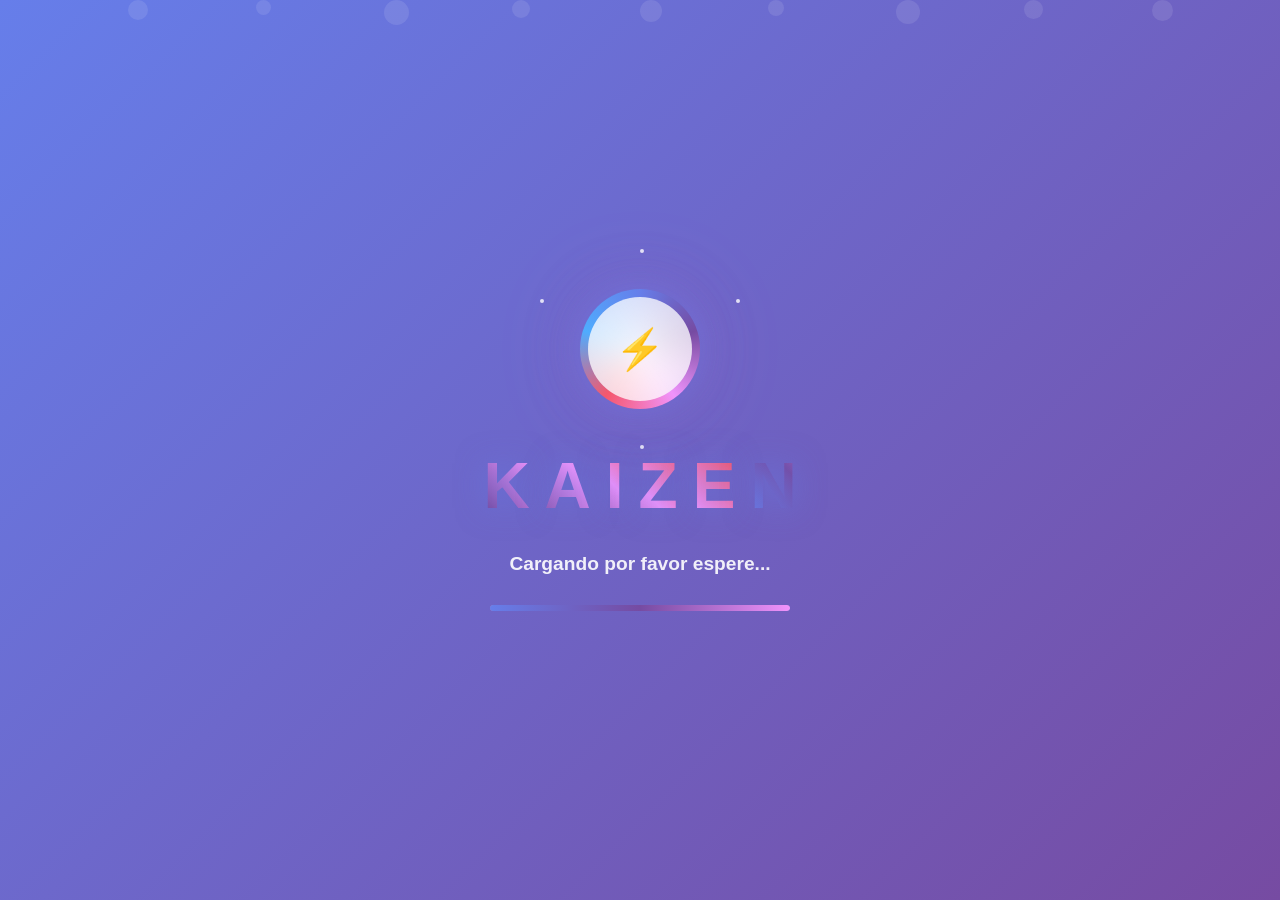
<file: index.html>
<!DOCTYPE html>
<html lang="es">
<head>
    <meta charset="UTF-8">
    <meta name="viewport" content="width=device-width, initial-scale=1.0">
    <link rel="stylesheet" href="index.css">
    <title>KAIZEN Loader</title>
</head>
<body>
    <!-- Partículas de fondo -->
    <div class="particles">
        <div class="particle"></div>
        <div class="particle"></div>
        <div class="particle"></div>
        <div class="particle"></div>
        <div class="particle"></div>
        <div class="particle"></div>
        <div class="particle"></div>
        <div class="particle"></div>
        <div class="particle"></div>
    </div>

    <!-- Contenedor principal -->
    <div class="loader-container">
        <!-- GIF Spinner -->
        <div class="gif-spinner">
            <div class="spinner-particles">
                <div class="spinner-particle"></div>
                <div class="spinner-particle"></div>
                <div class="spinner-particle"></div>
                <div class="spinner-particle"></div>
            </div>
        </div>

        <!-- Letras KAIZEN -->
        <div class="kaizen-text">
            <div class="letter">K</div>
            <div class="letter">A</div>
            <div class="letter">I</div>
            <div class="letter">Z</div>
            <div class="letter">E</div>
            <div class="letter">N</div>
        </div>

        <!-- Texto de carga -->
        <div class="loading-text">Cargando por favor espere...</div>
        
        <!-- Barra de progreso -->
        <div class="progress-container">
            <div class="progress-bar"></div>
        </div>
    </div>

    <script src="index.js"></script>
</body>
</html>
</file>
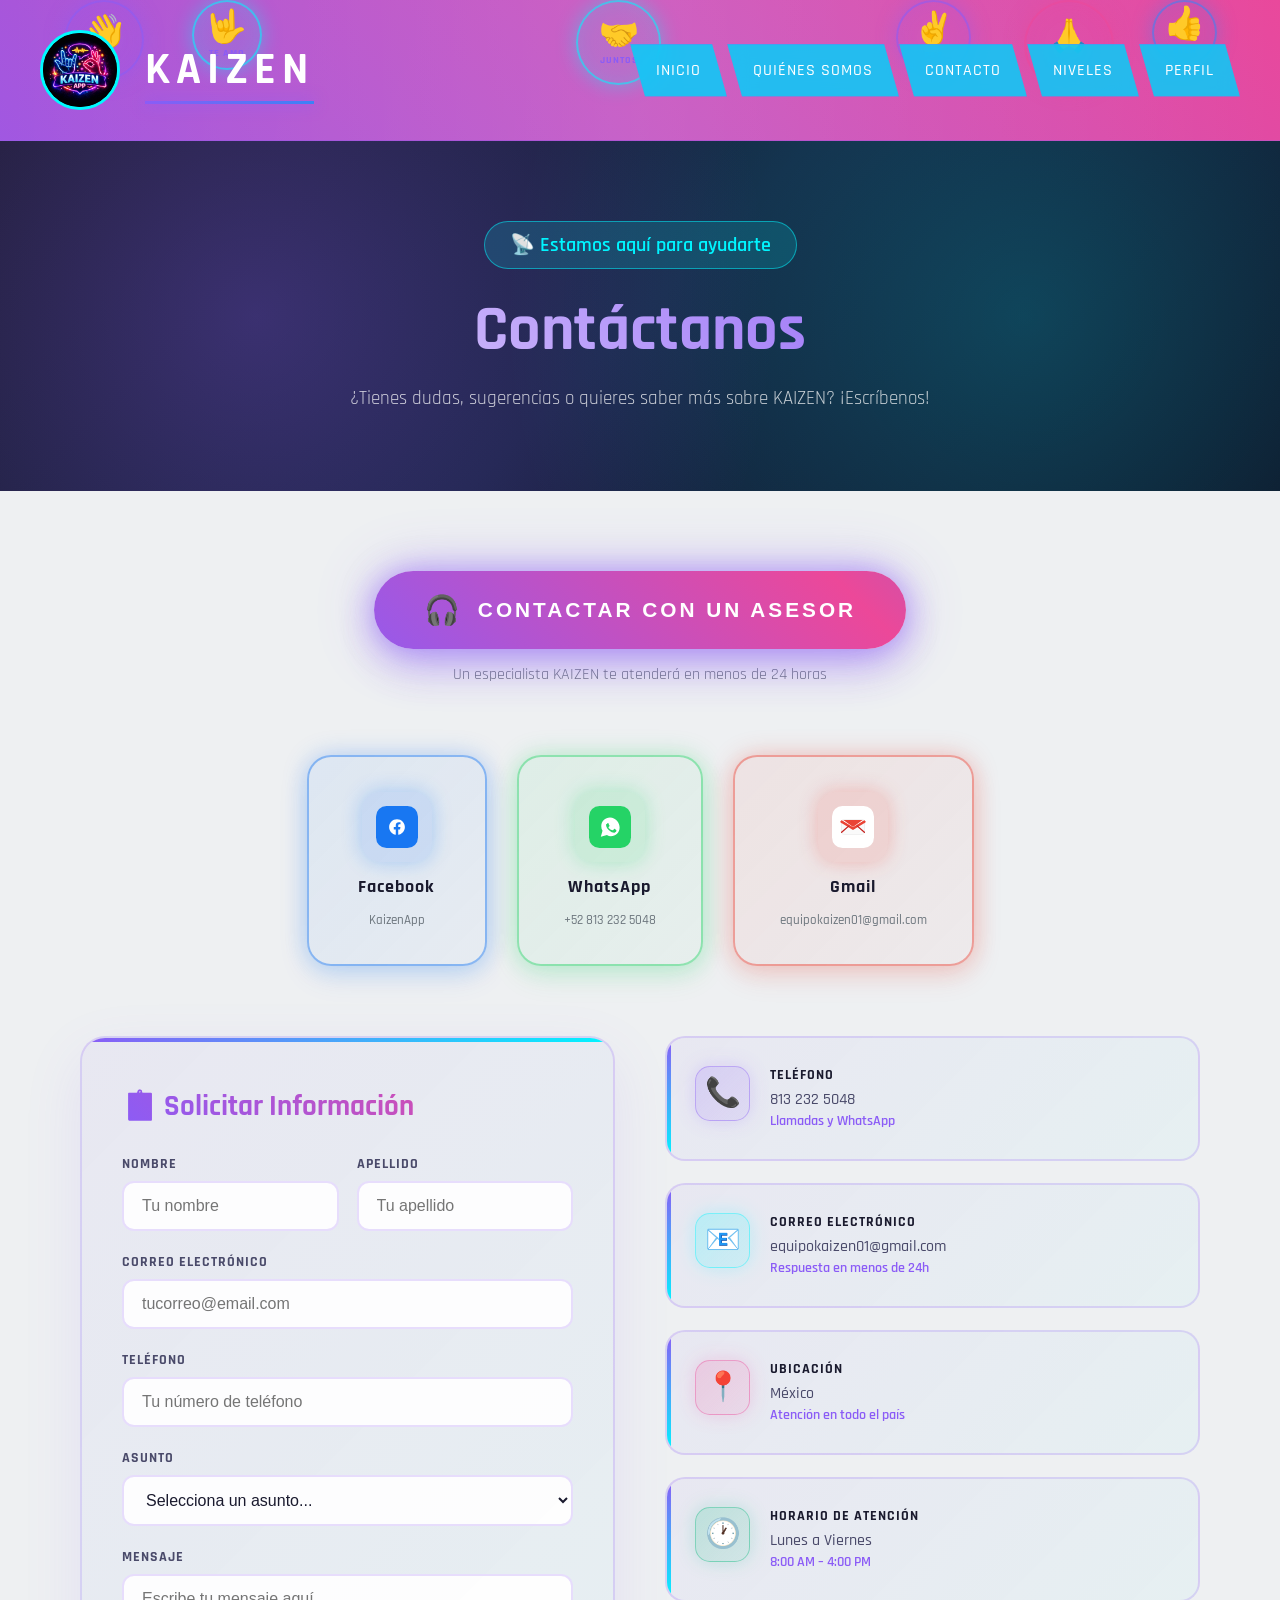
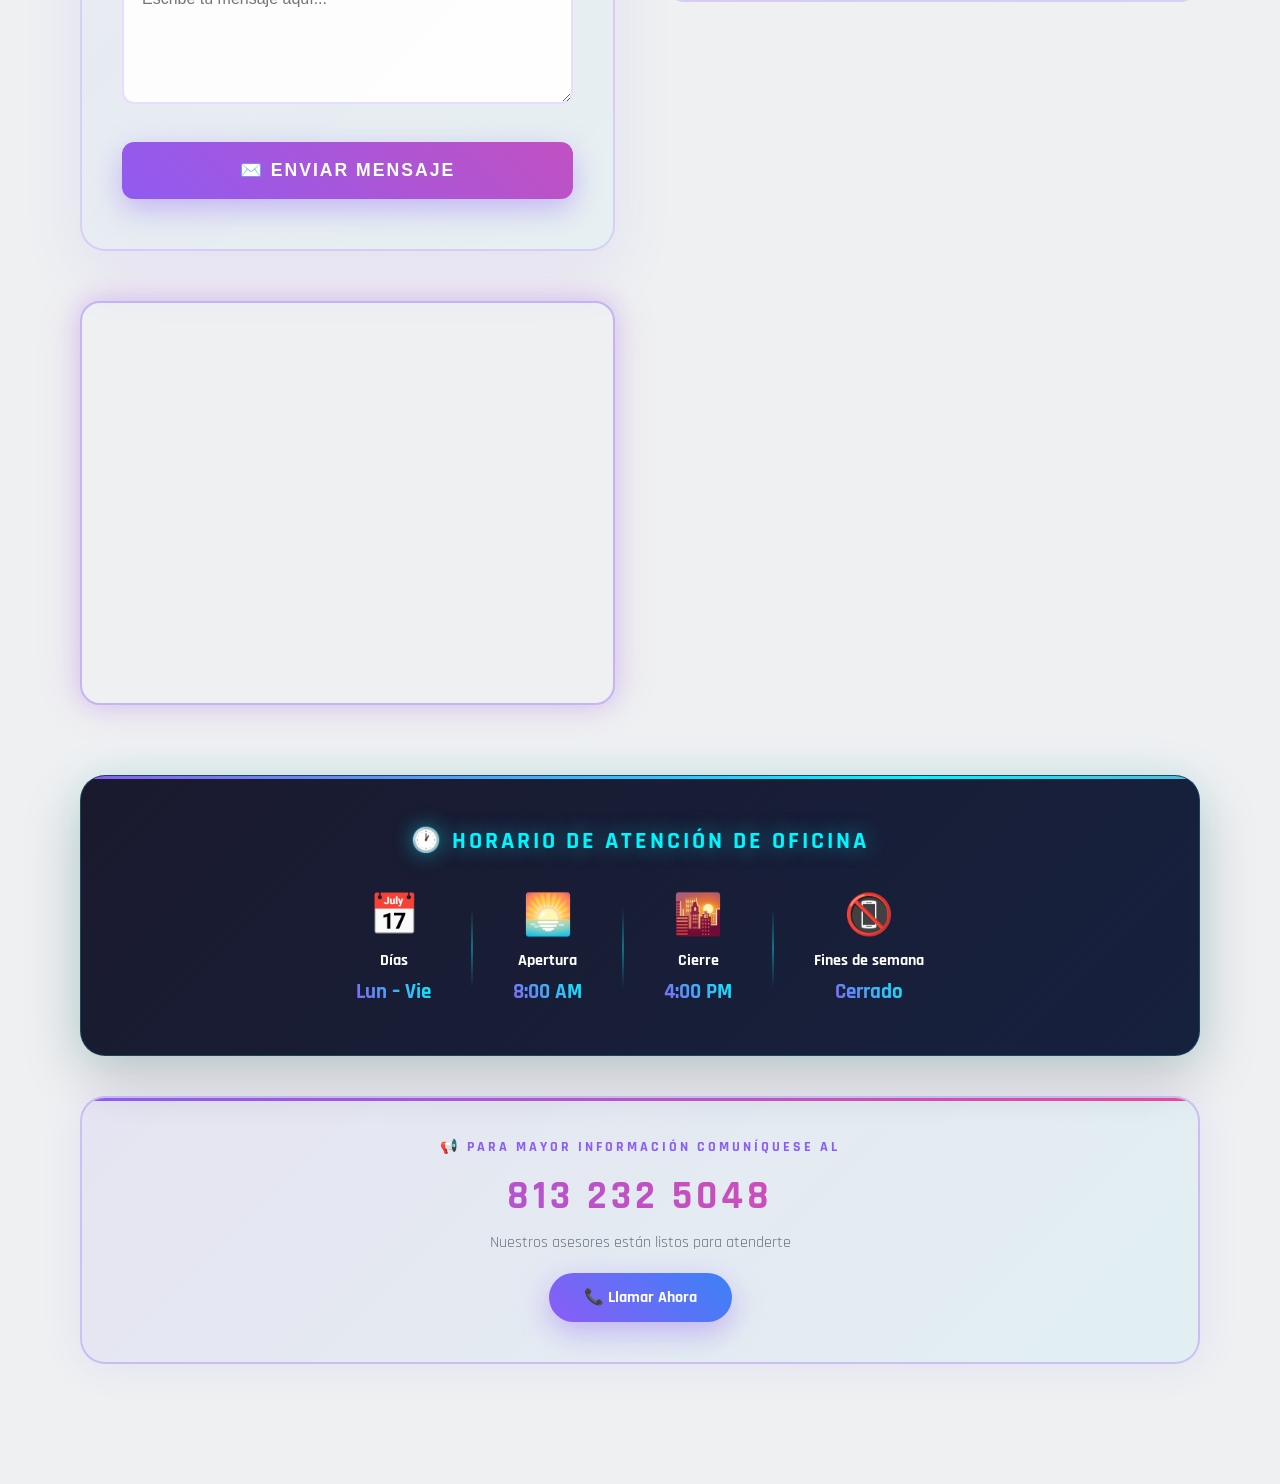
<file: contacto.html>
<!DOCTYPE html>
<html lang="es">

<head>
    <meta charset="UTF-8">
    <meta name="viewport" content="width=device-width, initial-scale=1.0">
    <title>KAIZEN - Contacto</title>
    <link rel="stylesheet" href="contacto.css">
</head>

<body>
    <header class="header">
        <div class="header-content">
            <div class="logo-container">
                <!-- OPCIÓN 1: Con etiqueta IMG (recomendado) -->
                <div class="logo-teresias">
                    <img src="logonuevo.jpeg" alt="Teresias Logo">
                </div>
                <h1 class="logo-title">Kaizen</h1>
            </div>
            <nav>
                <ul class="nav-container">
                    <li class="nav-item">
                        <a href="info.html" class="nav-button">Inicio</a>
                    </li>
                    <li class="nav-item">
                        <a href="quienes.html" class="nav-button">Quiénes Somos</a>
                    </li>
                    <li class="nav-item">
                        <a href="contacto.html" class="nav-button">Contacto</a>
                    </li>
                    <li class="nav-item">
                        <a href="niveles.html" class="nav-button">Niveles</a>
                    </li>
                    <li class="nav-item">
                        <a href="perfil.html" class="nav-button">Perfil</a>
                    </li>
                </ul>
            </nav>
        </div>
    </header>
    <!-- ===== SEÑAS FLOTANTES ===== -->
    <div class="floating-signs">
        <div class="sign-float"><span class="sign-emoji">👋</span><span class="sign-label">Hola</span></div>
        <div class="sign-float"><span class="sign-emoji">🤟</span><span class="sign-label">Te Amo</span></div>
        <div class="sign-float"><span class="sign-emoji">🙏</span><span class="sign-label">Gracias</span></div>
        <div class="sign-float"><span class="sign-emoji">👍</span><span class="sign-label">Bien</span></div>
        <div class="sign-float"><span class="sign-emoji">✌️</span><span class="sign-label">Paz</span></div>
        <div class="sign-float"><span class="sign-emoji">🤝</span><span class="sign-label">Juntos</span></div>
    </div>

    <!-- ===== HERO ===== -->
    <div class="contact-hero">
        <div class="hero-badge-contact">📡 Estamos aquí para ayudarte</div>
        <h1 class="contact-hero-title">Contáctanos</h1>
        <p class="contact-hero-sub">¿Tienes dudas, sugerencias o quieres saber más sobre KAIZEN? ¡Escríbenos!</p>
    </div>

    <!-- ===== CONTENIDO PRINCIPAL ===== -->
    <div class="contact-main">

        <!-- BOTÓN ASESOR -->
        <div class="advisor-section">
            <button class="advisor-btn" onclick="openAdvisor()">
                <span class="advisor-btn-icon">🎧</span>
                Contactar con un Asesor
            </button>
            <p class="advisor-subtitle">Un especialista KAIZEN te atenderá en menos de 24 horas</p>
        </div>

        <!-- REDES SOCIALES CON ICONOS SVG DE ICON-ICONS -->
        <div class="social-section">

            <!-- FACEBOOK -->
            <a href="https://www.facebook.com/share/1FxtbhvAzk/" target="_blank" class="social-card facebook">
                <div class="social-icon-wrap">
                    <!-- Icono Facebook estilo icon-icons -->
                    <svg viewBox="0 0 48 48" fill="none" xmlns="http://www.w3.org/2000/svg">
                        <rect width="48" height="48" rx="12" fill="#1877F2" />
                        <path
                            d="M33 24C33 19.029 28.971 15 24 15C19.029 15 15 19.029 15 24C15 28.503 18.291 32.245 22.594 32.891V26.719H20.309V24H22.594V21.994C22.594 19.738 23.932 18.5 25.988 18.5C26.973 18.5 28.003 18.676 28.003 18.676V20.891H26.869C25.751 20.891 25.406 21.578 25.406 22.283V24H27.898L27.502 26.719H25.406V32.891C29.709 32.245 33 28.503 33 24Z"
                            fill="white" />
                    </svg>
                </div>
                <span class="social-name">Facebook</span>
                <span class="social-handle">KaizenApp</span>
            </a>

            <!-- WHATSAPP -->
            <a href="https://wa.me/528132325048" target="_blank" class="social-card whatsapp">
                <div class="social-icon-wrap">
                    <!-- Icono WhatsApp estilo icon-icons -->
                    <svg viewBox="0 0 48 48" fill="none" xmlns="http://www.w3.org/2000/svg">
                        <rect width="48" height="48" rx="12" fill="#25D366" />
                        <path fill-rule="evenodd" clip-rule="evenodd"
                            d="M24 13C18.477 13 14 17.477 14 23C14 24.89 14.525 26.655 15.438 28.162L13.5 35L20.52 33.094C21.977 33.9 23.434 34.5 25 34.5C30.523 34.5 35 30.023 35 24.5C35 18.977 30.523 13 24 13ZM20.5 20.5C20.5 20.5 21 19.5 21.5 19.5C22 19.5 22.5 20 22.5 20.5L23.5 22.5C23.5 22.5 23.5 23 23 23.5C22.5 24 22 24.5 22.5 25C23 25.5 24.5 27 26 27.5C27 27.833 27.5 27.5 28 27C28.5 26.5 29 26 29 26C29 26 29.5 26 30 26.5L31 27.5C31.5 28 31.5 28.5 31 29C30.5 29.5 29.5 30.5 28.5 30.5C27.5 30.5 25 30 22.5 27.5C20 25 19.5 22.5 19.5 21.5C19.5 20.5 20.5 20.5 20.5 20.5Z"
                            fill="white" />
                    </svg>
                </div>
                <span class="social-name">WhatsApp</span>
                <span class="social-handle">+52 813 232 5048</span>
            </a>

            <!-- GMAIL -->
            <a href="mailto:contacto@kaizen.com" class="social-card gmail">
                <div class="social-icon-wrap">
                    <!-- Icono Gmail estilo icon-icons -->
                    <svg viewBox="0 0 48 48" fill="none" xmlns="http://www.w3.org/2000/svg">
                        <rect width="48" height="48" rx="12" fill="#ffffff" />
                        <path
                            d="M13 16H35C36.105 16 37 16.895 37 18V30C37 31.105 36.105 32 35 32H13C11.895 32 11 31.105 11 30V18C11 16.895 11.895 16 13 16Z"
                            fill="white" stroke="#E0E0E0" stroke-width="1" />
                        <path d="M11 18L24 26L37 18" stroke="#EA4335" stroke-width="2.5" stroke-linecap="round" />
                        <path d="M11 18V30C11 31.105 11.895 32 13 32H35C36.105 32 37 31.105 37 30V18L24 26L11 18Z"
                            fill="#FAFAFA" />
                        <path d="M11 18L24 26L37 18" stroke="#EA4335" stroke-width="2.5" stroke-linecap="round" />
                        <path d="M13 16L24 24L35 16" fill="#EA4335" />
                        <path d="M11 30L19 23" stroke="#C5221F" stroke-width="1.5" stroke-linecap="round" />
                        <path d="M37 30L29 23" stroke="#C5221F" stroke-width="1.5" stroke-linecap="round" />
                    </svg>
                </div>
                <span class="social-name">Gmail</span>
                <span class="social-handle">equipokaizen01@gmail.com
                </span>
            </a>

        </div>

        <!-- GRID: FORMULARIO + INFO -->
        <div class="contact-grid">

            <!-- FORMULARIO -->
            <div class="form-container">
                <h2 class="form-title">📋 Solicitar Información</h2>
                <form id="contactForm" onsubmit="sendForm(event)">

    <div class="form-row">

        <div class="form-group">
            <label class="form-label">Nombre</label>
            <input
                type="text"
                name="nombre"
                class="form-input"
                placeholder="Tu nombre"
                required>
        </div>

        <div class="form-group">
            <label class="form-label">Apellido</label>
            <input
                type="text"
                name="apellido"
                class="form-input"
                placeholder="Tu apellido"
                required>
        </div>

    </div>

    <div class="form-group">
        <label class="form-label">Correo Electrónico</label>
        <input
            type="email"
            name="correo"
            class="form-input"
            placeholder="tucorreo@email.com"
            required>
    </div>

    <div class="form-group">
        <label class="form-label">Teléfono</label>
        <input
            type="tel"
            name="telefono"
            class="form-input"
            placeholder="Tu número de teléfono">
    </div>

    <div class="form-group">
        <label class="form-label">Asunto</label>
        <select
            name="asunto"
            class="form-select"
            required>

            <option value="">Selecciona un asunto...</option>
            <option value="info">Información general</option>
            <option value="niveles">Niveles y cursos</option>
            <option value="precios">Precios y planes</option>
            <option value="tecnico">Soporte técnico</option>
            <option value="otro">Otro</option>

        </select>
    </div>

    <div class="form-group">
        <label class="form-label">Mensaje</label>

        <textarea
            name="mensaje"
            class="form-textarea"
            placeholder="Escribe tu mensaje aquí..."
            required></textarea>
    </div>

    <button type="submit" class="submit-btn">
        ✉️ Enviar Mensaje
    </button>

</form>
            </div>

            <!-- INFO CARDS -->
            <div class="info-container">
                <div class="info-card">
                    <div class="info-icon-wrap purple">📞</div>
                    <div class="info-text">
                        <h3>Teléfono</h3>
                        <p>813 232 5048</p>
                        <span>Llamadas y WhatsApp</span>
                    </div>
                </div>
                <div class="info-card">
                    <div class="info-icon-wrap cyan">📧</div>
                    <div class="info-text">
                        <h3>Correo Electrónico</h3>
                        <p>equipokaizen01@gmail.com</p>
                        <span>Respuesta en menos de 24h</span>
                    </div>
                </div>
                <div class="info-card">
                    <div class="info-icon-wrap pink">📍</div>
                    <div class="info-text">
                        <h3>Ubicación</h3>
                        <p>México</p>
                        <span>Atención en todo el país</span>
                    </div>
                </div>
                <div class="info-card">
                    <div class="info-icon-wrap green">🕐</div>
                    <div class="info-text">
                        <h3>Horario de Atención</h3>
                        <p>Lunes a Viernes</p>
                        <span>8:00 AM – 4:00 PM</span>
                    </div>
                </div>
            </div>
            <div class="map-container">
                <iframe
                    src="https://www.google.com/maps/embed?pb=!1m18!1m12!1m3!1d3762.661!2d-99.1332!3d19.4326!2m3!1f0!2f0!3f0!3m2!1i1024!2i768!4f13.1!3m3!1m2!1s0x0%3A0x0!2zMTnCsDI1JzU3LjQiTiA5OcKwMDcnNTkuNSJX!5e0!3m2!1ses!2smx!4v1234567890"
                    width="100%" height="300" style="border:0;" allowfullscreen="" loading="lazy"
                    referrerpolicy="no-referrer-when-downgrade">
                </iframe>
            </div>


        </div>

        <!-- HORARIO BANNER -->
        <div class="schedule-banner">
            <h3 class="schedule-title">🕐 Horario de Atención de Oficina</h3>
            <div class="schedule-grid">
                <div class="schedule-item">
                    <span class="schedule-icon">📅</span>
                    <span class="schedule-day">Días</span>
                    <span class="schedule-time">Lun – Vie</span>
                </div>
                <div class="schedule-divider"></div>
                <div class="schedule-item">
                    <span class="schedule-icon">🌅</span>
                    <span class="schedule-day">Apertura</span>
                    <span class="schedule-time">8:00 AM</span>
                </div>
                <div class="schedule-divider"></div>
                <div class="schedule-item">
                    <span class="schedule-icon">🌇</span>
                    <span class="schedule-day">Cierre</span>
                    <span class="schedule-time">4:00 PM</span>
                </div>
                <div class="schedule-divider"></div>
                <div class="schedule-item">
                    <span class="schedule-icon">📵</span>
                    <span class="schedule-day">Fines de semana</span>
                    <span class="schedule-time">Cerrado</span>
                </div>
            </div>
        </div>

        <!-- TELÉFONO BANNER -->
        <div class="phone-banner">
            <p class="phone-label">📢 Para Mayor Información Comuníquese Al</p>
            <div class="phone-number">813 232 5048</div>
            <p class="phone-sub">Nuestros asesores están listos para atenderte</p>
            <a href="tel:8132325048" class="phone-call-btn">📞 Llamar Ahora</a>
        </div>

    </div>

    <!-- TOAST -->
    <div class="toast" id="toast">
        <span>✅</span> ¡Mensaje enviado con éxito! Te contactaremos pronto.
    </div>


    <script src="contacto.js"></script>
</body>

</html>
</file>
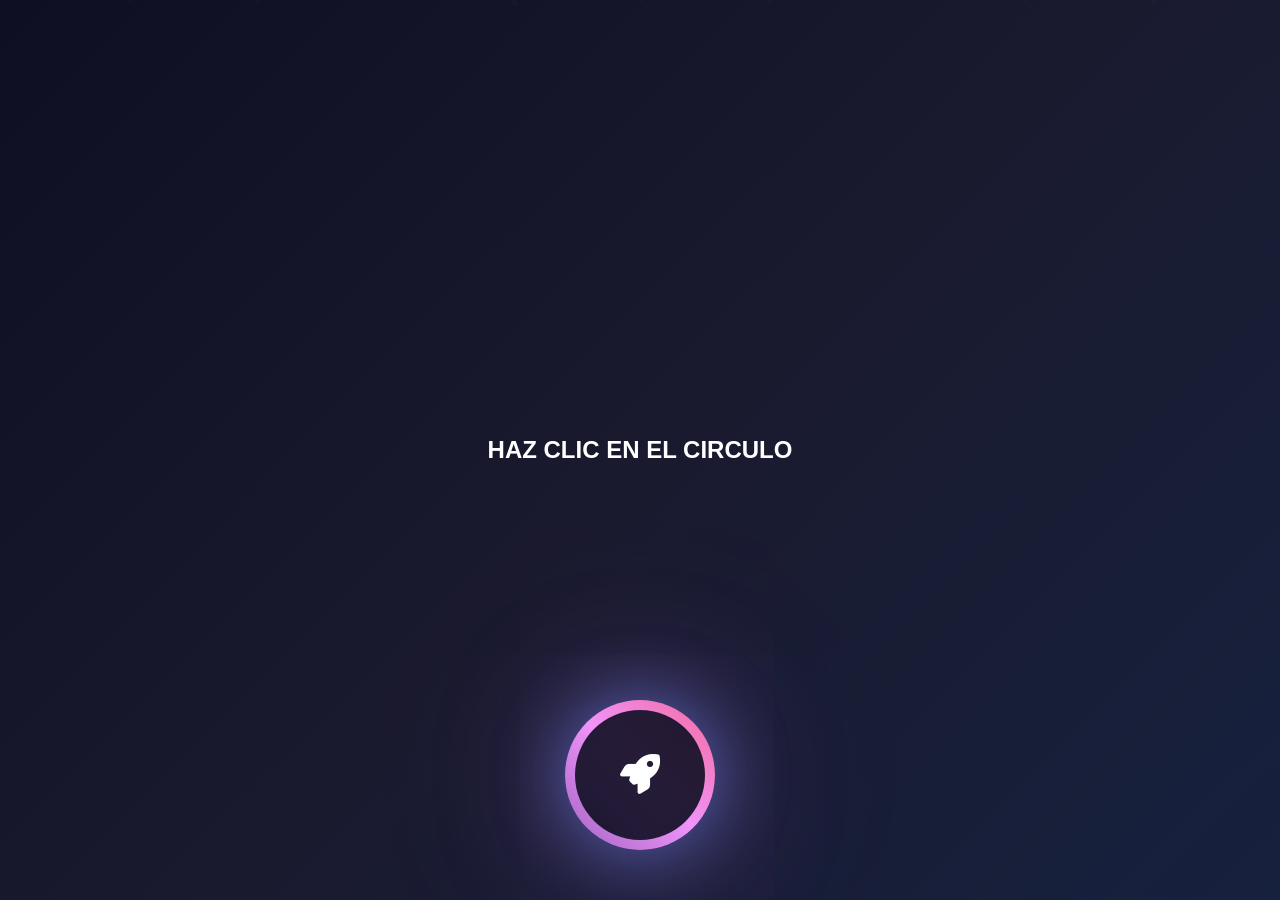
<file: dashboard.html>
<!DOCTYPE html>
<html lang="es">
<head>
    <meta charset="UTF-8">
    <meta name="viewport" content="width=device-width, initial-scale=1.0">
    <title>Dashboard KAIZEN - Círculo</title>
    <link rel="stylesheet" href="https://cdnjs.cloudflare.com/ajax/libs/font-awesome/6.4.0/css/all.min.css">
    <link rel="stylesheet" href="dashboard.css">
</head>
<body>
    <!-- Partículas de fondo sutiles -->
    <div class="background-particles">
        <div class="bg-particle"></div>
        <div class="bg-particle"></div>
        <div class="bg-particle"></div>
        <div class="bg-particle"></div>
        <div class="bg-particle"></div>
        <div class="bg-particle"></div>
        <div class="bg-particle"></div>
        <div class="bg-particle"></div>
        <div class="bg-particle"></div>

    </div>
 


    <!-- Círculo con ondas - ELEMENTO PRINCIPAL -->
    <div class="wave-circle-container">
        <div class="wave-circle" id="waveCircle" onclick="handleCircleClick()">
            <div class="wave"></div>
            <div class="wave"></div>
            <div class="wave"></div>
        
            <div class="circle-icon">
                <i class="fas fa-rocket"></i>
            </div>
        </div>
    </div>
 
    <h2 class="click">HAZ CLIC EN EL CIRCULO</h2>



    <!-- Overlay de transición -->
    <div class="transition-overlay" id="transitionOverlay">
        <div class="transition-content">
            <div style="font-size: 4rem; margin-bottom: 30px;">¡Bienvenido!</div>
            <div>Navegando a nueva experiencia...</div>
            <div style="font-size: 1.2rem; margin-top: 15px; opacity: 0.8;">¿Estás listo? ¡Vamos allá!</div>
        </div>
    </div>
<script src="dashboard.js"></script>
</body>
</html>
</file>
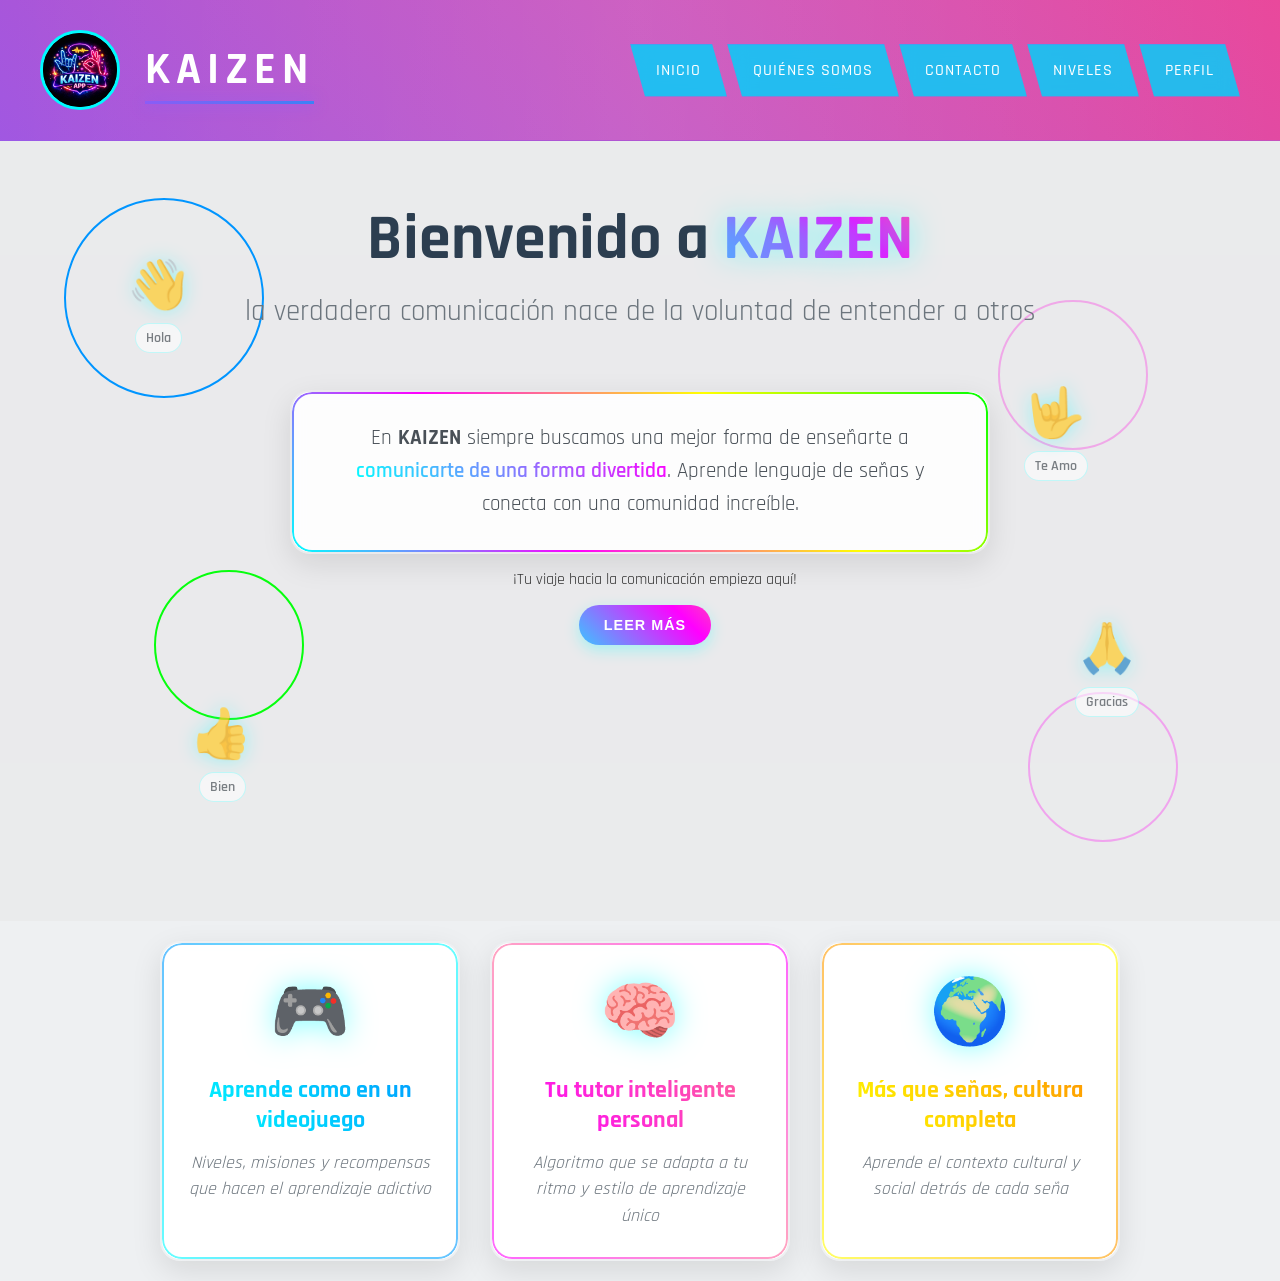
<file: info.html>
<!DOCTYPE html>
<html lang="es">

<head>
    <meta charset="UTF-8">
    <meta name="viewport" content="width=device-width, initial-scale=1.0">
    <title>INICIO </title>
    <link rel="stylesheet" href="info.css">
</head>

<body>
    <header class="header">
        <div class="header-content">
            <div class="logo-container">
                <!-- OPCIÓN 1: Con etiqueta IMG (recomendado) -->
                <div class="logo-teresias">
                    <img src="logonuevo.jpeg" alt="Teresias Logo">
                </div>
                <h1 class="logo-title">Kaizen</h1>
            </div>
            <nav>
                <ul class="nav-container">
                    <li class="nav-item">
                        <a href="info.html" class="nav-button">Inicio</a>
                    </li>
                    <li class="nav-item">
                        <a href="quienes.html" class="nav-button">Quiénes Somos</a>
                    </li>
                    <li class="nav-item">
                        <a href="contacto.html" class="nav-button">Contacto</a>
                    </li>
                    <li class="nav-item">
                       <a href="niveles.html" class="nav-button" onclick="unlockAudio()">Niveles</a>

                    </li>
                    <li class="nav-item">
                        <a href="perfil.html" class="nav-button">Perfil</a>
                    </li>
                </ul>
            </nav>
        </div>
    </header>
    <div class="inicio">

        <section class="hero-section">
            <div class="hero-content">
                <div class="welcome-text">
                    <h1 class="main-title">Bienvenido a <span class="kaizen-highlight">KAIZEN</span></h1>
                    <p class="subtitle">la verdadera comunicación nace de la voluntad de entender a otros </p>
                </div>

                <div class="description-box">
                    <p class="description">
                        En <strong>KAIZEN</strong> siempre buscamos una mejor forma de enseñarte a
                        <span class="highlight-text">comunicarte de una forma divertida</span>.
                        Aprende lenguaje de señas y conecta con una comunidad increíble.
                    </p>
                </div>

                <div class="read-more-section">
                    <p class="leyenda">¡Tu viaje hacia la comunicación empieza aquí!</p>
                    <button class="read-more-btn" onclick="scrollToCards()">
                        <span class="btn-text">LEER MÁS</span>

                    </button>
                </div>

            </div>
</div>



    <div class="cards-container">
        <!-- Card 1: Gamificación -->
        <div class="advantage-card card-1">
            <span class="card-icon">🎮</span>
            <h3 class="card-title">Aprende como en un videojuego</h3>
            <p class="card-description">Niveles, misiones y recompensas que hacen el aprendizaje adictivo</p>
        </div>

        <!-- Card 2: IA Personalizada -->
        <div class="advantage-card card-2">
            <span class="card-icon">🧠</span>
            <h3 class="card-title">Tu tutor inteligente personal</h3>
            <p class="card-description">Algoritmo que se adapta a tu ritmo y estilo de aprendizaje único</p>
        </div>

        <!-- Card 3: Contexto Cultural -->
        <div class="advantage-card card-3">
            <span class="card-icon">🌍</span>
            <h3 class="card-title">Más que señas, cultura completa</h3>
            <p class="card-description">Aprende el contexto cultural y social detrás de cada seña</p>
        </div>
    </div>

    <!-- Señas flotantes decorativas -->
    <div class="floating-signs">
        <div class="sign-float sign-1">
            <span class="sign-emoji">👋</span>
            <span class="sign-label">Hola</span>
        </div>
        <div class="sign-float sign-2">
            <span class="sign-emoji">🤟</span>
            <span class="sign-label">Te Amo</span>
        </div>
        <div class="sign-float sign-3">
            <span class="sign-emoji">👍</span>
            <span class="sign-label">Bien</span>
        </div>
        <div class="sign-float sign-4">
            <span class="sign-emoji">🙏</span>
            <span class="sign-label">Gracias</span>
        </div>
    </div>

    <!-- Elementos decorativos neón -->
    <div class="neon-decorations">
        <div class="neon-circle circle-1"></div>
        <div class="neon-circle circle-2"></div>
        <div class="neon-circle circle-3"></div>
        <div class="neon-circle circle-4"></div>
    </div>
    </section>

    </div>
    </main>
    </div>
    <script src="info.js"></script>


</body>

</html>
</file>
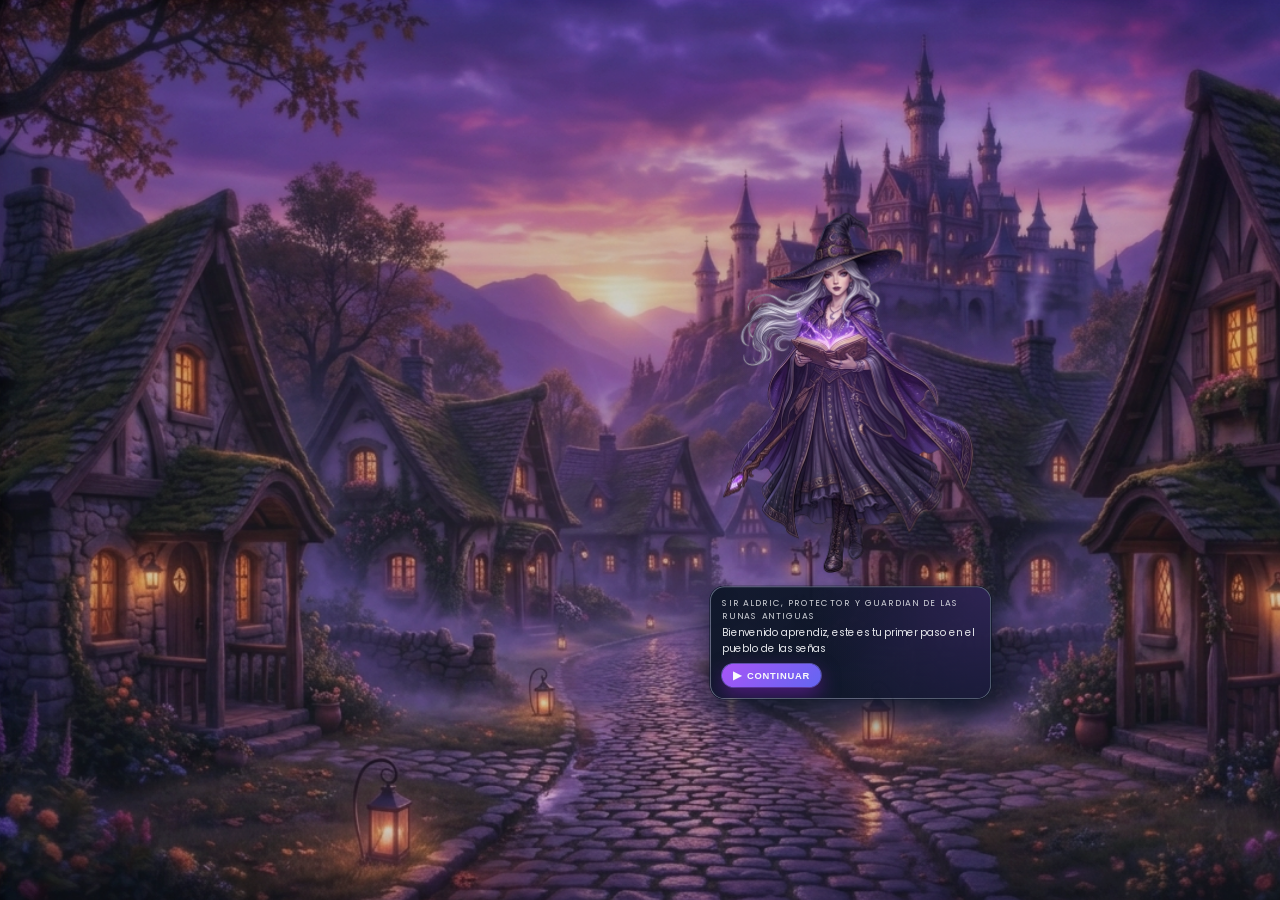
<file: nivel1.html>
<!DOCTYPE html>
<html lang="es">
<head>

  <meta charset="UTF-8" />

<meta name="viewport" content="width=device-width, initial-scale=1.0" />


  <title>Nivel 1 - KAIZEN</title>

  <link
    rel="stylesheet"
    href="https://fonts.googleapis.com/css2?family=Poppins:wght@300;500;700&display=swap">

  <link
    rel="stylesheet"
    href="nivel1.css">

  <link
    rel="shortcut icon"
    href="logonuevo.jpeg">

</head>

<body>

  <!-- MÚSICA -->
  <audio
    id="bg-music"
    src="fondo.mp3"
    autoplay
    loop>
  </audio>

  <!-- ESCENA -->
  <div class="scene">

    <!-- FONDO -->
    <div class="scene-bg"></div>

    <!-- NIEBLA -->
    <div class="fog-layer">

      <div class="fog"></div>

    </div>

    <!-- CONTENIDO -->
    <div class="content-layer">

      <!-- ==========================
           TARJETA DEL NIVEL
      ========================== -->

      <div
        class="card"
        id="exerciseCard">

        <div class="card-inner">

          <!-- HEADER -->
          <div class="card-header">

            <div>

              <div class="pill">

                <span class="pill-dot"></span>

                NIVEL 1 · LENGUA DE SEÑAS

              </div>

              <div class="nivel-title">
                ¿Cuál es la seña correcta?
              </div>

              <div class="sub">
                Observa la seña y elige la opción correcta.
              </div>

            </div>

            <div class="xp-info">

              XP: +20 · Gemas: +3

            </div>

          </div>

          <!-- ==========================
               PROGRESO
          ========================== -->

          <div class="progress-container">

            <div
              class="progress-bar"
              id="progressBar">
            </div>

          </div>

          <div
            class="progress-text"
            id="progressText">

            Ejercicio 1 de 4

          </div>

          <!-- ==========================
               IMAGEN
          ========================== -->

          <div class="exercise-image">

            <span>

              <img
                id="exerciseImg"
                src="letraa.jpeg"
                alt="Ejercicio">

            </span>

          </div>

          <!-- ==========================
               PREGUNTA
          ========================== -->

          <div class="question">

            <div class="question-label">

              Pregunta

            </div>

            <div
              class="question-text"
              id="questionText">

              Selecciona la opción correcta.

            </div>

          </div>

          <!-- ==========================
               OPCIONES
          ========================== -->

          <div class="options">

            <!-- OPCIÓN 1 -->
            <button
              class="option-btn"
              data-option="1">

              <div>

                <div class="option-label">
                  Opción 1
                </div>

                <div
                  class="option-main"
                  id="option1">
                </div>

              </div>

              <div class="option-check">
                ✓
              </div>

            </button>

            <!-- OPCIÓN 2 -->
            <button
              class="option-btn"
              data-option="2">

              <div>

                <div class="option-label">
                  Opción 2
                </div>

                <div
                  class="option-main"
                  id="option2">
                </div>

              </div>

              <div class="option-check">
                ✓
              </div>

            </button>

            <!-- OPCIÓN 3 -->
            <button
              class="option-btn"
              data-option="3">

              <div>

                <div class="option-label">
                  Opción 3
                </div>

                <div
                  class="option-main"
                  id="option3">
                </div>

              </div>

              <div class="option-check">
                ✓
              </div>

            </button>

            <!-- OPCIÓN 4 -->
            <button
              class="option-btn"
              data-option="4">

              <div>

                <div class="option-label">
                  Opción 4
                </div>

                <div
                  class="option-main"
                  id="option4">
                </div>

              </div>

              <div class="option-check">
                ✓
              </div>

            </button>

          </div>

          <!-- BOTÓN FINAL -->
          <button
            id="finishBtn"
            class="finish-btn">

            Terminar nivel

          </button>

        </div>

      </div>

      <!-- ==========================
           BRUJITA
      ========================== -->

      <aside
        class="witch-panel"
        id="witchPanel">

        <!-- IMAGEN -->
        <div class="witch-illustration">

          <img
            src="bruja1.png"
            alt="Kaia">

          <div class="witch-glow"></div>

        </div>

        <!-- DIÁLOGOS -->
        <div
          class="dialog-box"
          id="dialogBox">

          <div class="dialog-inner">

            <div class="dialog-name">

              Sir Aldric, protector y guardian de las runas antiguas

            </div>

            <div
              class="dialog-text"
              id="dialogText">

Bienvenido aprendiz, este es tu primer paso en el pueblo de las señas
            </div>

            <button
              class="dialog-next-btn"
              id="dialogNextBtn">

              <span>▶</span>

              Continuar

            </button>

          </div>

        </div>

      </aside>

    </div>

  </div>

  <!-- JS -->
  <script src="nivel1.js"></script>

  <!-- AUDIOS -->
<audio id="kaia-voice" src="bruja1.mp3" muted></audio>

<audio id="kaia-voice-2" src="bruja1frase2.mp3"></audio>

<audio id="kaia-voice-3" src="bruja1frase3.mp3"></audio>

<audio id="kaia-voice-4" src="bruja1frase4.mp3"></audio>

<audio id="kaia-voice-5" src="bruja1frase5.mp3"></audio>

<audio id="kaia-voice-6" src="bruja1frase6.mp3"></audio>

<audio id="kaia-voice-7" src="bruja1frase7.mp3"></audio>
</body>
</html>
</file>
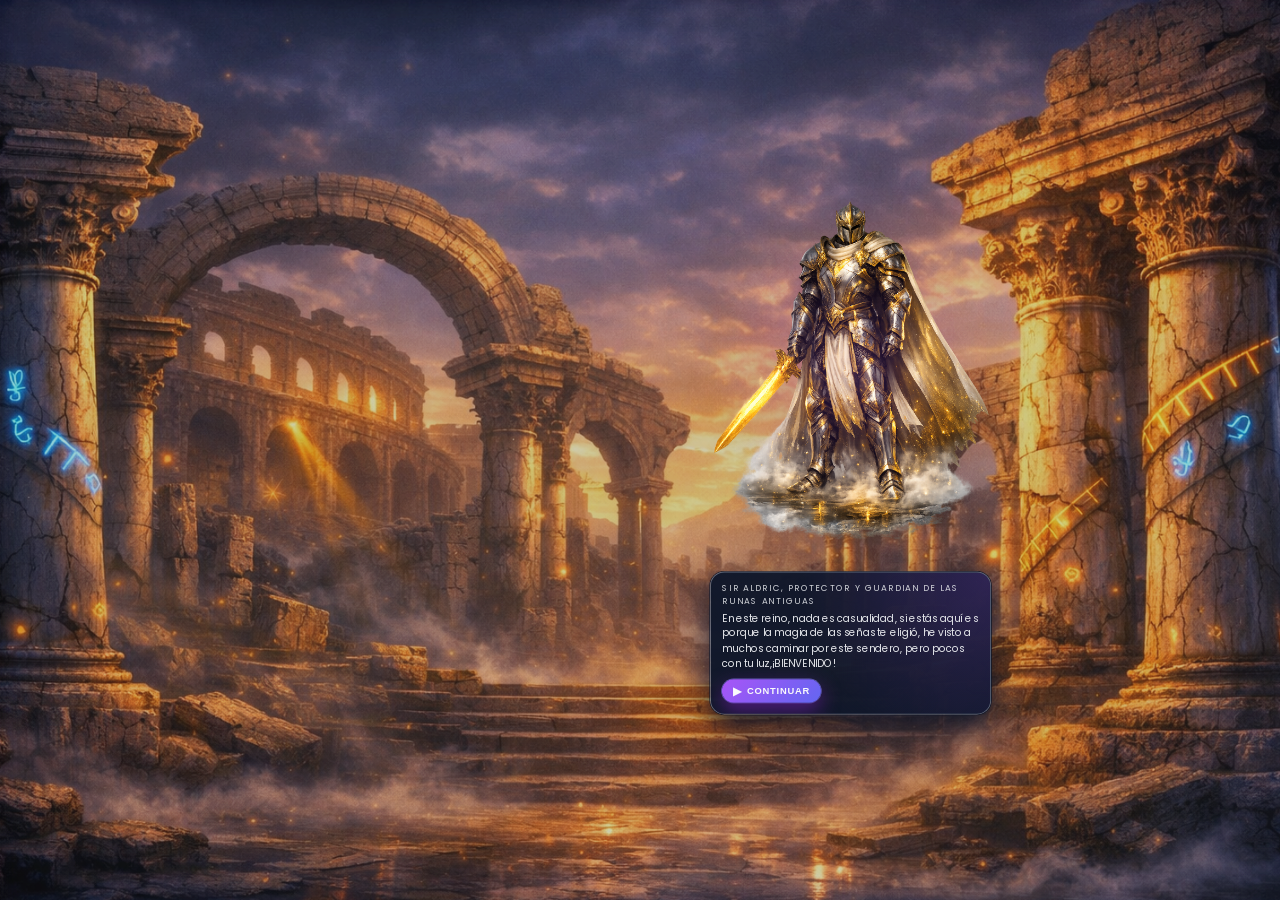
<file: nivel2.html>
<!DOCTYPE html>
<html lang="es">
<head>

  <meta charset="UTF-8" />

<meta name="viewport" content="width=device-width, initial-scale=1.0" />


  <title>Nivel 2 - KAIZEN</title>

  <link
    rel="stylesheet"
    href="https://fonts.googleapis.com/css2?family=Poppins:wght@300;500;700&display=swap">

  <link
    rel="stylesheet"
    href="nivel2.css">

  <link
    rel="shortcut icon"
    href="logonuevo.jpeg">

</head>

<body>

  <!-- MÚSICA -->
  <audio
    id="bg-music"
    src="fondo.mp3"
    autoplay
    loop>
  </audio>

  <!-- ESCENA -->
  <div class="scene">

    <!-- FONDO -->
    <div class="scene-bg"></div>

    <!-- NIEBLA -->
    <div class="fog-layer">

      <div class="fog"></div>

    </div>

    <!-- CONTENIDO -->
    <div class="content-layer">

      <!-- ==========================
           TARJETA DEL NIVEL
      ========================== -->

      <div
        class="card"
        id="exerciseCard">

        <div class="card-inner">

          <!-- HEADER -->
          <div class="card-header">

            <div>

              <div class="pill">

                <span class="pill-dot"></span>

                NIVEL 1 · LENGUA DE SEÑAS

              </div>

              <div class="nivel-title">
                ¿Cuál es la seña correcta?
              </div>

              <div class="sub">
                Observa la seña y elige la opción correcta.
              </div>

            </div>

            <div class="xp-info">

              XP: +20 · Gemas: +3

            </div>

          </div>

          <!-- ==========================
               PROGRESO
          ========================== -->

          <div class="progress-container">

            <div
              class="progress-bar"
              id="progressBar">
            </div>

          </div>

          <div
            class="progress-text"
            id="progressText">

            Ejercicio 1 de 4

          </div>

          <!-- ==========================
               IMAGEN
          ========================== -->

          <div class="exercise-image">

            <span>

              <img
                id="exerciseImg"
                src="letraa.jpeg"
                alt="Ejercicio">

            </span>

          </div>

          <!-- ==========================
               PREGUNTA
          ========================== -->

          <div class="question">

            <div class="question-label">

              Pregunta

            </div>

            <div
              class="question-text"
              id="questionText">

              Selecciona la opción correcta.

            </div>

          </div>

          <!-- ==========================
               OPCIONES
          ========================== -->

          <div class="options">

            <!-- OPCIÓN 1 -->
            <button
              class="option-btn"
              data-option="1">

              <div>

                <div class="option-label">
                  Opción 1
                </div>

                <div
                  class="option-main"
                  id="option1">
                </div>

              </div>

              <div class="option-check">
                ✓
              </div>

            </button>

            <!-- OPCIÓN 2 -->
            <button
              class="option-btn"
              data-option="2">

              <div>

                <div class="option-label">
                  Opción 2
                </div>

                <div
                  class="option-main"
                  id="option2">
                </div>

              </div>

              <div class="option-check">
                ✓
              </div>

            </button>

            <!-- OPCIÓN 3 -->
            <button
              class="option-btn"
              data-option="3">

              <div>

                <div class="option-label">
                  Opción 3
                </div>

                <div
                  class="option-main"
                  id="option3">
                </div>

              </div>

              <div class="option-check">
                ✓
              </div>

            </button>

            <!-- OPCIÓN 4 -->
            <button
              class="option-btn"
              data-option="4">

              <div>

                <div class="option-label">
                  Opción 4
                </div>

                <div
                  class="option-main"
                  id="option4">
                </div>

              </div>

              <div class="option-check">
                ✓
              </div>

            </button>

          </div>

          <!-- BOTÓN FINAL -->
          <button
            id="finishBtn"
            class="finish-btn">

            Terminar nivel

          </button>

        </div>

      </div>

      <!-- ==========================
           BRUJITA
      ========================== -->

      <aside
        class="witch-panel"
        id="witchPanel">

        <!-- IMAGEN -->
        <div class="witch-illustration">

          <img
            src="caballero1.png"
            alt="Kaia">

          <div class="witch-glow"></div>

        </div>

        <!-- DIÁLOGOS -->
        <div
          class="dialog-box"
          id="dialogBox">

          <div class="dialog-inner">

            <div class="dialog-name">

              Sir Aldric, protector y guardian de las runas antiguas

            </div>

            <div
              class="dialog-text"
              id="dialogText">

En este reino, nada es casualidad, si estás aquí es porque la magia de las señas te eligió, he visto a muchos caminar por este sendero, pero pocos con tu luz,¡BIENVENIDO!	
            </div>

            <button
              class="dialog-next-btn"
              id="dialogNextBtn">

              <span>▶</span>

              Continuar

            </button>

          </div>

        </div>

      </aside>

    </div>

  </div>

  <!-- JS -->
  <script src="nivel2.js"></script>

  <!-- AUDIOS -->
<audio id="caballero-voice" src="caballero1.mp3" muted></audio>

<audio id="caballero-voice-2" src="caballero1frase2.mp3"></audio>

<audio id="caballero-voice-3" src="caballero1frase3.mp3"></audio>

<audio id="caballero-voice-4" src="caballero1frase4.mp3"></audio>

<audio id="caballero-voice-5" src="caballero1frase5.mp3"></audio>

<audio id="caballero-voice-6" src="caballero1frase6.mp3"></audio>

<audio id="caballero-voice-7" src="caballero1frase7.mp3"></audio>
</body>
</html>
</file>
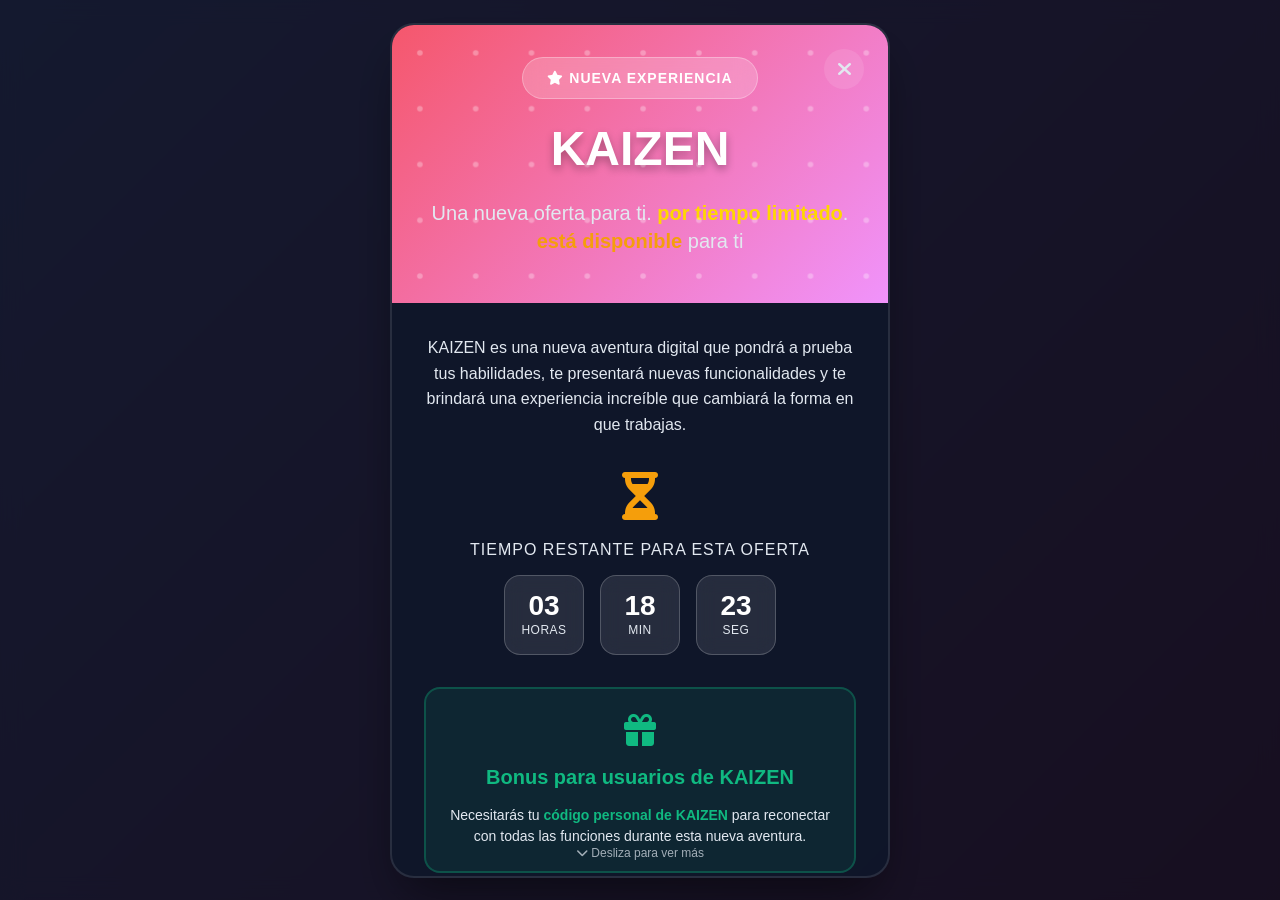
<file: panel.html>
<!DOCTYPE html>
<html lang="es">
<head>
    <meta charset="UTF-8">
    <meta name="viewport" content="width=device-width, initial-scale=1.0">
    <title>KAIZEN - Promoción Especial</title>
    <link rel="stylesheet" href="https://cdnjs.cloudflare.com/ajax/libs/font-awesome/6.4.0/css/all.min.css">
    <link rel="stylesheet" href="panel.css">
</head>
<body>

    <!-- Partículas de fondo -->
    <div class="particles">
        <div class="particle"></div>
        <div class="particle"></div>
        <div class="particle"></div>
        <div class="particle"></div>
        <div class="particle"></div>
    </div>

    <!-- Modal de promoción -->
    <div class="modal-overlay" id="promoModal">
        <div class="promo-modal">
            <button class="close-btn" onclick="closeModal()">
                <i class="fas fa-times"></i>
            </button>

            <div class="promo-header">
                <div class="promo-badge">
                    <i class="fas fa-star"></i> Nueva Experiencia
                </div>
                <h1 class="promo-title">KAIZEN</h1>
                <p class="promo-subtitle">
                    Una nueva oferta para ti. <span class="highlight">por tiempo limitado</span>.
                    <span class="accent">está disponible</span> para ti
                </p>
            </div>

            <div class="promo-content">
                <p class="promo-description">
                    KAIZEN es una nueva aventura digital que pondrá a prueba tus habilidades,
                    te presentará nuevas funcionalidades y te brindará una experiencia increíble
                    que cambiará la forma en que trabajas.
                </p>

                <div class="countdown-section">
                    <div class="countdown-icon">
                        <i class="fas fa-hourglass-half"></i>
                    </div>
                    <div class="countdown-label">Tiempo restante para esta oferta</div>
                    <div class="countdown-timer">
                        <div class="time-unit">
                            <span class="time-number" id="hours">03</span>
                            <span class="time-label">HORAS</span>
                        </div>
                        <div class="time-unit">
                            <span class="time-number" id="minutes">18</span>
                            <span class="time-label">MIN</span>
                        </div>
                        <div class="time-unit">
                            <span class="time-number" id="seconds">24</span>
                            <span class="time-label">SEG</span>
                        </div>
                    </div>
                </div>

                <div class="bonus-section">
                    <div class="bonus-icon">
                        <i class="fas fa-gift"></i>
                    </div>
                    <h3 class="bonus-title">Bonus para usuarios de KAIZEN</h3>
                    <p class="bonus-description">
                        Necesitarás tu <span class="bonus-code">código personal de KAIZEN</span>
                        para reconectar con todas las funciones durante esta nueva aventura.
                    </p>
                </div>

                <div class="action-buttons">
                    <button class="btn btn-primary" onclick="acceptOffer()">
                        <i class="fas fa-rocket"></i>
                        ¡Comenzar Ahora!
                    </button>
                    <button class="btn btn-secondary" onclick="learnMore()">
                        <i class="fas fa-info-circle"></i>
                        Más Información
                    </button>
                </div>
            </div>

            <div class="scroll-indicator" id="scrollIndicator">
                <i class="fas fa-chevron-down"></i>
                Desliza para ver más
            </div>
        </div>
    </div>

    <!-- PANTALLA DE PLANES -->
    <div class="screen" id="plansScreen" style="display:none;">

        <div class="kaizen-header">
            <img src="logonuevo.jpeg" class="kaizen-logo" alt="KAIZEN">
            <div class="header-buttons">
                <button class="login-btn" onclick="window.location.href='info.html'">
                    <i class="fas fa-sign-in-alt"></i> Iniciar sesión
                </button>
                <button class="skip-btn" onclick="skipExperience()">SKIP</button>
            </div>
        </div>

        <div class="plans-wrapper">
            <div class="plans-container">

                <h2 class="plans-title">Elige tu experiencia KAIZEN</h2>
                <p class="plans-subtitle">Planes diseñados para cada etapa de tu aprendizaje.</p>

                <div class="plans-grid">

                    <!-- BÁSICO -->
                    <div class="plan-card basic">
                        <div class="plan-icon-wrap">
                            <span class="plan-icon">🌱</span>
                        </div>
                        <div class="plan-name">Básico</div>
                        <div class="plan-price">$99 <span>MXN</span></div>
                        <div class="plan-period">por mes</div>
                        <div class="plan-divider"></div>
                        <ul class="plan-features">
                            <li class="plan-feature">
                                <i class="fas fa-check-circle"></i> Acceso esencial a lecciones
                            </li>
                            <li class="plan-feature">
                                <i class="fas fa-check-circle"></i> Progreso guardado
                            </li>
                            <li class="plan-feature">
                                <i class="fas fa-check-circle"></i> 5 vidas por día
                            </li>
                            <li class="plan-feature">
                                <i class="fas fa-check-circle"></i> Abecedario y números
                            </li>
                        </ul>
                        <button class="plan-cta">Empezar gratis</button>
                    </div>

                    <!-- ESTÁNDAR -->
                    <div class="plan-card standard">
                        <div class="plan-badge">⭐ Más Popular</div>
                        <div class="plan-icon-wrap">
                            <span class="plan-icon">🚀</span>
                        </div>
                        <div class="plan-name">Estándar</div>
                        <div class="plan-price">$149 <span>MXN</span></div>
                        <div class="plan-period">por mes</div>
                        <div class="plan-divider"></div>
                        <ul class="plan-features">
                            <li class="plan-feature">
                                <i class="fas fa-check-circle"></i> Todo lo de Básico
                            </li>
                            <li class="plan-feature">
                                <i class="fas fa-check-circle"></i> Rutas guiadas de aprendizaje
                            </li>
                            <li class="plan-feature">
                                <i class="fas fa-check-circle"></i> Vidas ilimitadas
                            </li>
                            <li class="plan-feature">
                                <i class="fas fa-check-circle"></i> Todas las unidades desbloqueadas
                            </li>
                        </ul>
                        <button class="plan-cta">Elegir Estándar</button>
                    </div>

                    <!-- PREMIUM -->
                    <div class="plan-card premium">
                        <div class="plan-icon-wrap">
                            <span class="plan-icon">👑</span>
                        </div>
                        <div class="plan-name">Premium</div>
                        <div class="plan-price">$199 <span>MXN</span></div>
                        <div class="plan-period">por mes</div>
                        <div class="plan-divider"></div>
                        <ul class="plan-features">
                            <li class="plan-feature">
                                <i class="fas fa-check-circle"></i> Todo lo de Estándar
                            </li>
                            <li class="plan-feature">
                                <i class="fas fa-check-circle"></i> Contenido exclusivo LSM
                            </li>
                            <li class="plan-feature">
                                <i class="fas fa-check-circle"></i> Tutor IA personalizado
                            </li>
                            <li class="plan-feature">
                                <i class="fas fa-check-circle"></i> Certificado de progreso
                            </li>
                        </ul>
                        <button class="plan-cta">Ir Premium</button>
                    </div>

                </div>

                <button class="btn-back" onclick="goBackToModal()">
                    <i class="fas fa-arrow-left"></i> Volver
                </button>

            </div>
        </div>

    </div>

    <!-- PANTALLA DE INFO -->
    <div class="screen" id="infoScreen" style="display:none;">
        <div class="info-container">
            <h2 class="info-title">Más Información</h2>
            <p class="info-text">
                Esta nueva experiencia KAIZEN te permitirá desbloquear funciones avanzadas,
                rutas personalizadas y contenido exclusivo diseñado para tu crecimiento.
            </p>
            <ul class="info-list">
                <li>Rutas guiadas según tu nivel</li>
                <li>Retos progresivos</li>
                <li>Contenido exclusivo</li>
                <li>Bonos especiales</li>
            </ul>
            <button class="btn-back" onclick="goBackToModal()">
                <i class="fas fa-arrow-left"></i> Volver
            </button>
        </div>
    </div>

    <script src="panel.js"></script>
</body>
</html>
</file>
<file: index.css>
* {
    margin: 0;
    padding: 0;
    box-sizing: border-box;
}

body {
    font-family: 'Inter', -apple-system, BlinkMacSystemFont, sans-serif;
    overflow: hidden;
    background: linear-gradient(
        135deg,
        #667eea 0%,
        #764ba2 25%,
        #f093fb 50%,
        #f5576c 75%,
        #4facfe 100%
    );
    background-size: 400% 400%;
    animation: gradientMove 8s ease infinite;
    min-height: 100vh;
    display: flex;
    align-items: center;
    justify-content: center;
    position: relative;
}

@keyframes gradientMove {
    0% { background-position: 0% 50%; }
    50% { background-position: 100% 50%; }
    100% { background-position: 0% 50%; }
}

/* Partículas flotantes de fondo */
.particles {
    position: absolute;
    top: 0;
    left: 0;
    width: 100%;
    height: 100%;
    overflow: hidden;
    z-index: 1;
}

.particle {
    position: absolute;
    background: rgba(255, 255, 255, 0.1);
    border-radius: 50%;
    animation: float 6s ease-in-out infinite;
}

.particle:nth-child(1) {
    width: 20px;
    height: 20px;
    left: 10%;
    animation-delay: 0s;
    animation-duration: 6s;
}

.particle:nth-child(2) {
    width: 15px;
    height: 15px;
    left: 20%;
    animation-delay: 1s;
    animation-duration: 8s;
}

.particle:nth-child(3) {
    width: 25px;
    height: 25px;
    left: 30%;
    animation-delay: 2s;
    animation-duration: 7s;
}

.particle:nth-child(4) {
    width: 18px;
    height: 18px;
    left: 40%;
    animation-delay: 3s;
    animation-duration: 9s;
}

.particle:nth-child(5) {
    width: 22px;
    height: 22px;
    left: 50%;
    animation-delay: 4s;
    animation-duration: 6s;
}

.particle:nth-child(6) {
    width: 16px;
    height: 16px;
    left: 60%;
    animation-delay: 5s;
    animation-duration: 8s;
}

.particle:nth-child(7) {
    width: 24px;
    height: 24px;
    left: 70%;
    animation-delay: 1.5s;
    animation-duration: 7s;
}

.particle:nth-child(8) {
    width: 19px;
    height: 19px;
    left: 80%;
    animation-delay: 2.5s;
    animation-duration: 9s;
}

.particle:nth-child(9) {
    width: 21px;
    height: 21px;
    left: 90%;
    animation-delay: 3.5s;
    animation-duration: 6s;
}

@keyframes float {
    0%, 100% {
        transform: translateY(100vh) rotate(0deg);
        opacity: 0;
    }
    10% {
        opacity: 1;
    }
    90% {
        opacity: 1;
    }
    100% {
        transform: translateY(-100px) rotate(360deg);
        opacity: 0;
    }
}

/* Contenedor principal del loader */
.loader-container {
    position: relative;
    z-index: 10;
    text-align: center;
}

/* GIF Spinner Central */
.gif-spinner {
    width: 120px;
    height: 120px;
    margin: 0 auto 40px;
    position: relative;
    border-radius: 50%;
    background: conic-gradient(
        from 0deg,
        #667eea,
        #764ba2,
        #f093fb,
        #f5576c,
        #4facfe,
        #667eea
    );
    animation: spinGif 2s linear infinite;
    display: flex;
    align-items: center;
    justify-content: center;
    box-shadow: 
        0 0 30px rgba(102, 126, 234, 0.5),
        0 0 60px rgba(118, 75, 162, 0.3),
        0 0 90px rgba(240, 147, 251, 0.2);
}

.gif-spinner::before {
    content: '';
    position: absolute;
    inset: 8px;
    background: radial-gradient(
        circle,
        rgba(255, 255, 255, 0.9) 0%,
        rgba(255, 255, 255, 0.7) 100%
    );
    border-radius: 50%;
    backdrop-filter: blur(10px);
}

.gif-spinner::after {
    content: '⚡';
    position: absolute;
    font-size: 40px;
    z-index: 1;
    animation: pulse 1.5s ease-in-out infinite;
}

@keyframes spinGif {
    0% { transform: rotate(0deg); }
    100% { transform: rotate(360deg); }
}

@keyframes pulse {
    0%, 100% { transform: scale(1); opacity: 1; }
    50% { transform: scale(1.2); opacity: 0.8; }
}

/* Contenedor de las letras KAIZEN */
.kaizen-text {
    display: flex;
    justify-content: center;
    gap: 15px;
    margin-bottom: 30px;
}

.letter {
    font-size: 4rem;
    font-weight: 900;
    font-family: 'Arial Black', sans-serif;
    opacity: 0;
    transform: translateY(50px) scale(0.5);
    background: linear-gradient(
        45deg,
        #667eea,
        #764ba2,
        #f093fb,
        #f5576c,
        #4facfe
    );
    background-size: 300% 300%;
    -webkit-background-clip: text;
    -webkit-text-fill-color: transparent;
    background-clip: text;
    text-shadow: 0 0 30px rgba(102, 126, 234, 0.5);
    animation: letterAppear 0.8s ease-out forwards;
}

/* Animación individual para cada letra */
.letter:nth-child(1) { /* K */
    animation-delay: 0.5s;
    background-position: 0% 50%;
}

.letter:nth-child(2) { /* A */
    animation-delay: 1s;
    background-position: 25% 50%;
}

.letter:nth-child(3) { /* I */
    animation-delay: 1.5s;
    background-position: 50% 50%;
}

.letter:nth-child(4) { /* Z */
    animation-delay: 2s;
    background-position: 75% 50%;
}

.letter:nth-child(5) { /* E */
    animation-delay: 2.5s;
    background-position: 100% 50%;
}

.letter:nth-child(6) { /* N */
    animation-delay: 3s;
    background-position: 0% 100%;
}

@keyframes letterAppear {
    0% {
        opacity: 0;
        transform: translateY(50px) scale(0.5) rotateX(90deg);
    }
    50% {
        opacity: 0.7;
        transform: translateY(-10px) scale(1.1) rotateX(0deg);
    }
    100% {
        opacity: 1;
        transform: translateY(0) scale(1) rotateX(0deg);
    }
}

/* Efecto de brillo que pasa por las letras */
.letter.shine {
    animation: letterShine 1s ease-in-out;
}

@keyframes letterShine {
    0% {
        text-shadow: 0 0 30px rgba(102, 126, 234, 0.5);
    }
    50% {
        text-shadow: 
            0 0 50px rgba(240, 147, 251, 0.8),
            0 0 80px rgba(245, 87, 108, 0.6),
            0 0 120px rgba(79, 172, 254, 0.4);
        transform: scale(1.1);
    }
    100% {
        text-shadow: 0 0 30px rgba(102, 126, 234, 0.5);
        transform: scale(1);
    }
}

/* Texto de carga */
.loading-text {
    color: rgba(255, 255, 255, 0.9);
    font-size: 1.2rem;
    font-weight: 600;
    margin-top: 20px;
    opacity: 0;
    animation: fadeInText 1s ease-out 3.5s forwards;
}

@keyframes fadeInText {
    0% {
        opacity: 0;
        transform: translateY(20px);
    }
    100% {
        opacity: 1;
        transform: translateY(0);
    }
}

/* Barra de progreso */
.progress-container {
    width: 300px;
    height: 6px;
    background: rgba(255, 255, 255, 0.2);
    border-radius: 10px;
    margin: 30px auto 0;
    overflow: hidden;
    opacity: 0;
    animation: fadeInText 1s ease-out 4s forwards;
}

.progress-bar {
    height: 100%;
    background: linear-gradient(
        90deg,
        #667eea,
        #764ba2,
        #f093fb,
        #f5576c,
        #4facfe
    );
    background-size: 200% 100%;
    border-radius: 10px;
    width: 0%;
    animation: 
        progressFill 3s ease-out 4.5s forwards,
        progressShine 2s ease-in-out 4.5s infinite;
}

@keyframes progressFill {
    0% { width: 0%; }
    100% { width: 100%; }
}

@keyframes progressShine {
    0% { background-position: -200% 0; }
    100% { background-position: 200% 0; }
}

/* Efectos de partículas alrededor del spinner */
.spinner-particles {
    position: absolute;
    top: 50%;
    left: 50%;
    transform: translate(-50%, -50%);
    width: 200px;
    height: 200px;
    pointer-events: none;
}

.spinner-particle {
    position: absolute;
    width: 4px;
    height: 4px;
    background: rgba(255, 255, 255, 0.8);
    border-radius: 50%;
    animation: orbitSpinner 3s linear infinite;
}

.spinner-particle:nth-child(1) {
    animation-delay: 0s;
    top: 0;
    left: 50%;
}

.spinner-particle:nth-child(2) {
    animation-delay: 0.5s;
    top: 25%;
    right: 0;
}

.spinner-particle:nth-child(3) {
    animation-delay: 1s;
    bottom: 0;
    left: 50%;
}

.spinner-particle:nth-child(4) {
    animation-delay: 1.5s;
    top: 25%;
    left: 0;
}

@keyframes orbitSpinner {
    0% {
        transform: rotate(0deg) translateX(100px) rotate(0deg);
        opacity: 1;
    }
    100% {
        transform: rotate(360deg) translateX(100px) rotate(-360deg);
        opacity: 1;
    }
}

/* Responsive */
@media (max-width: 768px) {
    .letter {
        font-size: 3rem;
        gap: 10px;
    }
    
    .gif-spinner {
        width: 100px;
        height: 100px;
    }
    
    .progress-container {
        width: 250px;
    }
}

@media (max-width: 480px) {
    .letter {
        font-size: 2.5rem;
        gap: 8px;
    }
    
    .gif-spinner {
        width: 80px;
        height: 80px;
    }
    
    .gif-spinner::after {
        font-size: 30px;
    }
    
    .progress-container {
        width: 200px;
    }
}



/* ANIMACIÓN DE ENTRADA */
.fade-in {
    animation: fadeInPage 0.7s ease forwards;
}

@keyframes fadeInPage {
    from {
        opacity: 0;
        transform: translateY(20px);
        filter: blur(4px);
    }
    to {
        opacity: 1;
        transform: translateY(0);
        filter: blur(0);
    }
}
</file>
<file: contacto.css>
@import url('https://fonts.googleapis.com/css2?family=Rajdhani:wght@300;400;500;600;700&display=swap');

   * {
       margin: 0;
       padding: 0;
       box-sizing: border-box;
   }

   body {
       background:
#eef0f2;
       font-family: 'Rajdhani', sans-serif;
       color: #333333;
       overflow-x: hidden;
       position: relative;
   }

   .container {
       max-width: 1600px;
       margin: 0 auto;
       padding: 0 40px;
   }

   /* Header futurista - FUERA del container para ancho completo */
   .header {
       background: linear-gradient(45deg, #8B5CF6, #EC4899, #3B82F6, #8B5CF6);
       background-size: 400% 400%;
       animation: gradientMove 6s ease infinite;
       border-bottom: 1px solid rgba(139, 92, 246, 0.3);
       width: 100%;
       position: relative;
   }

   .header::before {
       content: '';
       position: absolute;
       top: 0;
       left: 0;
       width: 100%;
       height: 100%;
       background: linear-gradient(90deg, transparent, rgba(255, 255, 255, 0.1), transparent);
       pointer-events: none;
   }

   /* Contenido del header dentro de container */
   .header-content {
       max-width: 1600px;
       margin: 0 auto;
       padding: 30px 40px;
       display: flex;
       justify-content: space-between;
       align-items: center;
   }

   .logo-container {
       display: flex;
       align-items: center;
       gap: 25px;
       position: relative;
       z-index: 10;
   }

   /* LOGO TERESIAS - Múltiples opciones de ruta */
   .logo-teresias {
       width: 80px;
       height: 80px;
       position: relative;
       border-radius: 50%;
       overflow: hidden;
       border: 3px solid rgb(0, 251, 255);
       background: #000000;
       /* Fondo negro como respaldo */
   }

   .logo-teresias img {
       width: 100%;
       height: 100%;
       object-fit: cover;
       border-radius: 50%;
   }

   .logo-teresias::before {
       content: '';
       position: absolute;
       inset: -4px;
       background: linear-gradient(45deg, #8B5CF6, #3B82F6, #EC4899, #8B5CF6);
       border-radius: 50%;
       z-index: -1;
       animation: hexagonGlow 2s ease-in-out infinite;
   }



   .logo-background::before {
       content: '';
       position: absolute;
       inset: -4px;
       background: linear-gradient(45deg, #8B5CF6, #3B82F6, #EC4899, #8B5CF6);
       border-radius: 50%;
       z-index: -1;
       animation: hexagonGlow 2s ease-in-out infinite;
   }

   .logo-title {
       font-size: 2.8rem;
       font-weight: 700;
       color: #ffffff;
       text-transform: uppercase;
       letter-spacing: 6px;
       position: relative;
   }

   .logo-title::after {
       content: '';
       position: absolute;
       bottom: -5px;
       left: 0;
       width: 100%;
       height: 3px;
       background: linear-gradient(90deg, #8B5CF6, #3B82F6);
       box-shadow: 0 0 15px #8B5CF6;
       animation: lineGlow 1.5s ease-in-out infinite alternate;
   }

   /* Navegación geométrica */
   .nav-container {
       display: flex;
       gap: 0;
       position: relative;
       z-index: 10;
   }

   .nav-item {
       position: relative;
       list-style: none;
   }

   .nav-button {
       display: block;
       padding: 15px 25px;
       color: #ffffff;
       text-decoration: none;
       font-size: 1rem;
       font-weight: 500;
       text-transform: uppercase;
       letter-spacing: 1px;
       background: rgba(0, 209, 251, 0.833);
       border: 1px solid rgba(139, 92, 246, 0.3);
       clip-path: polygon(0 0, calc(100% - 15px) 0, 100% 100%, 15px 100%);
       transition: all 0.3s ease;
       position: relative;
       overflow: hidden;
       backdrop-filter: blur(10px);
   }

   .nav-button::before {
       content: '';
       position: absolute;
       top: 0;
       left: -100%;
       width: 100%;
       height: 100%;
       background: linear-gradient(90deg, transparent, rgba(139, 92, 246, 0.3), transparent);
       transition: left 0.5s ease;
   }

   .nav-button:hover {
       background: rgba(139, 92, 246, 0.2);
       border-color: #8B5CF6;
       color: #ffffff;
       text-shadow: 0 0 10px #8B5CF6;
       transform: translateY(-2px);
   }

   .nav-button:hover::before {
       left: 100%;
   }

   /* Layout principal */
   .main-content {
       padding: 60px 0;
   }




   /* Animaciones */
   @keyframes gradientMove {
       0% {
           background-position: 0% 50%;
       }

       50% {
           background-position: 100% 50%;
       }

       100% {
           background-position: 0% 50%;
       }
   }

   @keyframes hexagonGlow {

       0%,
       100% {
           opacity: 0.7;
       }

       50% {
           opacity: 1;
       }
   }

   @keyframes lineGlow {
       from {
           box-shadow: 0 0 15px #8B5CF6;
       }

       to {
           box-shadow: 0 0 25px #8B5CF6, 0 0 35px #8B5CF6;
       }
   }

   /* Responsive */
   @media (max-width: 768px) {
       .header-content {
           flex-direction: column;
           gap: 25px;
           padding: 25px 20px;
       }

       .nav-container {
           flex-wrap: wrap;
           justify-content: center;
           gap: 10px;
       }

       .nav-button {
           padding: 12px 20px;
           font-size: 0.9rem;
       }

       .logo-title {
           font-size: 2.2rem;
           letter-spacing: 3px;
       }

       .container {
           padding: 0 20px;
       }

       .main-content {
           padding: 40px 0;
       }

       .logo-teresias,
       .logo-background {
           width: 60px;
           height: 60px;
       }
   }





        /* ===== HERO ===== */
        .contact-hero {
            background: linear-gradient(135deg, #1a1a2e 0%, #16213e 50%, #0f0f23 100%);
            padding: 80px 40px;
            text-align: center;
            position: relative;
            overflow: hidden;
            
        }

        .contact-hero::before {
            content: '';
            position: absolute;
            top: 0; left: 0; width: 100%; height: 100%;
            background:
                radial-gradient(circle at 20% 50%, rgba(139, 92, 246, 0.3) 0%, transparent 50%),
                radial-gradient(circle at 80% 50%, rgba(0, 245, 255, 0.2) 0%, transparent 50%);
            animation: backgroundPulse 6s ease-in-out infinite;
        }

        .hero-badge-contact {
            display: inline-block;
            background: rgba(0, 245, 255, 0.15);
            border: 1px solid rgba(0, 245, 255, 0.5);
            color: #00F5FF;
            padding: 10px 25px;
            border-radius: 50px;
            font-size: 20px;
            font-weight: 600;
            margin-bottom: 20px;
            position: relative;
            z-index: 2;
            animation: cyanGlow 3s ease-in-out infinite;
        }

        .contact-hero-title {
            font-size: 4rem;
            font-weight: 900;
            background: linear-gradient(45deg, #ffffff, #8B5CF6, #00F5FF, #EC4899);
            background-size: 300% 300%;
            -webkit-background-clip: text;
            -webkit-text-fill-color: transparent;
            background-clip: text;
            animation: titleFlow 4s ease-in-out infinite;
            position: relative;
            z-index: 2;
            margin-bottom: 15px;
        }

        .contact-hero-sub {
            font-size: 1.2rem;
            color: rgba(255,255,255,0.75);
            position: relative;
            z-index: 2;
            max-width: 600px;
            margin: 0 auto;
        }

        /* ===== SEÑAS FLOTANTES ===== */
        .floating-signs {
            position: fixed;
            top: 0; left: 0;
            width: 100%; height: 100%;
            pointer-events: none;
            z-index: 0;
            overflow: hidden;
        }

        .sign-float {
            position: absolute;
            display: flex;
            flex-direction: column;
            align-items: center;
            justify-content: center;
            border-radius: 50%;
            animation: floatUp 12s ease-in-out infinite;
        }

        .sign-float:nth-child(1) {
            width: 80px; height: 80px; left: 5%;
            border: 2px solid rgba(139, 92, 246, 0.6);
            box-shadow: 0 0 20px rgba(139, 92, 246, 0.4), inset 0 0 20px rgba(139, 92, 246, 0.1);
            background: rgba(139, 92, 246, 0.08);
            animation-delay: 0s; animation-duration: 10s;
        }
        .sign-float:nth-child(2) {
            width: 70px; height: 70px; left: 15%;
            border: 2px solid rgba(0, 245, 255, 0.6);
            box-shadow: 0 0 20px rgba(0, 245, 255, 0.4), inset 0 0 20px rgba(0, 245, 255, 0.1);
            background: rgba(0, 245, 255, 0.08);
            animation-delay: -3s; animation-duration: 13s;
        }
        .sign-float:nth-child(3) {
            width: 90px; height: 90px; left: 80%;
            border: 2px solid rgba(236, 72, 153, 0.6);
            box-shadow: 0 0 20px rgba(236, 72, 153, 0.4), inset 0 0 20px rgba(236, 72, 153, 0.1);
            background: rgba(236, 72, 153, 0.08);
            animation-delay: -6s; animation-duration: 11s;
        }
        .sign-float:nth-child(4) {
            width: 65px; height: 65px; left: 90%;
            border: 2px solid rgba(59, 130, 246, 0.6);
            box-shadow: 0 0 20px rgba(59, 130, 246, 0.4), inset 0 0 20px rgba(59, 130, 246, 0.1);
            background: rgba(59, 130, 246, 0.08);
            animation-delay: -9s; animation-duration: 14s;
        }
        .sign-float:nth-child(5) {
            width: 75px; height: 75px; left: 70%;
            border: 2px solid rgba(139, 92, 246, 0.6);
            box-shadow: 0 0 20px rgba(139, 92, 246, 0.4), inset 0 0 20px rgba(139, 92, 246, 0.1);
            background: rgba(139, 92, 246, 0.08);
            animation-delay: -2s; animation-duration: 9s;
        }
        .sign-float:nth-child(6) {
            width: 85px; height: 85px; left: 45%;
            border: 2px solid rgba(0, 245, 255, 0.6);
            box-shadow: 0 0 20px rgba(0, 245, 255, 0.4), inset 0 0 20px rgba(0, 245, 255, 0.1);
            background: rgba(0, 245, 255, 0.08);
            animation-delay: -7s; animation-duration: 15s;
        }

        .sign-emoji { font-size: 2rem; line-height: 1; }
        .sign-label {
            font-size: 0.6rem;
            font-weight: 700;
            color: #8B5CF6;
            text-transform: uppercase;
            letter-spacing: 1px;
            margin-top: 3px;
        }

        /* ===== MAIN ===== */
        .contact-main {
            position: relative;
            z-index: 1;
            padding: 80px 40px;
            max-width: 1200px;
            margin: 0 auto;
        }

        /* ===== BOTÓN ASESOR ===== */
        .advisor-section {
            text-align: center;
            margin-bottom: 70px;
        }

        .advisor-btn {
            display: inline-flex;
            align-items: center;
            gap: 15px;
            padding: 22px 50px;
            background: linear-gradient(45deg, #8B5CF6, #EC4899, #3B82F6);
            background-size: 200% 200%;
            animation: gradientMove 3s ease infinite;
            border: none;
            border-radius: 60px;
            color: white;
            font-size: 1.3rem;
            font-weight: 800;
            text-transform: uppercase;
            letter-spacing: 3px;
            cursor: pointer;
            position: relative;
            overflow: hidden;
            transition: all 0.3s ease;
            box-shadow:
                0 0 30px rgba(139, 92, 246, 0.5),
                0 0 60px rgba(139, 92, 246, 0.3),
                0 20px 40px rgba(139, 92, 246, 0.3);
        }

        .advisor-btn::before {
            content: '';
            position: absolute;
            top: 0; left: -100%;
            width: 100%; height: 100%;
            background: linear-gradient(90deg, transparent, rgba(255,255,255,0.3), transparent);
            transition: left 0.5s ease;
        }

        .advisor-btn:hover {
            transform: translateY(-5px) scale(1.05);
            box-shadow:
                0 0 50px rgba(139, 92, 246, 0.8),
                0 0 100px rgba(139, 92, 246, 0.4),
                0 30px 60px rgba(139, 92, 246, 0.4);
        }

        .advisor-btn:hover::before { left: 100%; }
        .advisor-btn-icon { font-size: 1.8rem; animation: iconPulse 2s ease-in-out infinite; }
        .advisor-subtitle { margin-top: 15px; font-size: 1rem; color: #6c757d; }

        /* ===== REDES SOCIALES ===== */
        .social-section {
            display: flex;
            justify-content: center;
            gap: 30px;
            margin-bottom: 70px;
            flex-wrap: wrap;
        }

        .social-card {
            display: flex;
            flex-direction: column;
            align-items: center;
            gap: 14px;
            padding: 35px 45px;
            border-radius: 24px;
            cursor: pointer;
            transition: all 0.35s ease;
            text-decoration: none;
            position: relative;
            overflow: hidden;
            min-width: 180px;
        }

        .social-card::before {
            content: '';
            position: absolute;
            top: 0; left: -100%;
            width: 100%; height: 100%;
            background: linear-gradient(90deg, transparent, rgba(255,255,255,0.4), transparent);
            transition: left 0.5s ease;
        }

        .social-card:hover::before { left: 100%; }

        .social-card.facebook {
            background: linear-gradient(135deg, rgba(24, 119, 242, 0.08), rgba(24, 119, 242, 0.03));
            border: 2px solid rgba(24, 119, 242, 0.45);
            box-shadow: 0 0 25px rgba(24, 119, 242, 0.25), 0 10px 30px rgba(24, 119, 242, 0.12);
        }

        .social-card.facebook:hover {
            transform: translateY(-10px) scale(1.05);
            box-shadow: 0 0 50px rgba(24, 119, 242, 0.6), 0 20px 50px rgba(24, 119, 242, 0.3);
            border-color: rgba(24, 119, 242, 0.9);
        }

        .social-card.whatsapp {
            background: linear-gradient(135deg, rgba(37, 211, 102, 0.08), rgba(37, 211, 102, 0.03));
            border: 2px solid rgba(37, 211, 102, 0.45);
            box-shadow: 0 0 25px rgba(37, 211, 102, 0.25), 0 10px 30px rgba(37, 211, 102, 0.12);
        }

        .social-card.whatsapp:hover {
            transform: translateY(-10px) scale(1.05);
            box-shadow: 0 0 50px rgba(37, 211, 102, 0.6), 0 20px 50px rgba(37, 211, 102, 0.3);
            border-color: rgba(37, 211, 102, 0.9);
        }

        .social-card.gmail {
            background: linear-gradient(135deg, rgba(234, 67, 53, 0.08), rgba(234, 67, 53, 0.03));
            border: 2px solid rgba(234, 67, 53, 0.45);
            box-shadow: 0 0 25px rgba(234, 67, 53, 0.25), 0 10px 30px rgba(234, 67, 53, 0.12);
        }

        .social-card.gmail:hover {
            transform: translateY(-10px) scale(1.05);
            box-shadow: 0 0 50px rgba(234, 67, 53, 0.6), 0 20px 50px rgba(234, 67, 53, 0.3);
            border-color: rgba(234, 67, 53, 0.9);
        }

        /* Iconos SVG */
        .social-icon-wrap {
            width: 70px; height: 70px;
            display: flex;
            align-items: center;
            justify-content: center;
            border-radius: 18px;
            transition: all 0.3s ease;
        }

        .social-card.facebook .social-icon-wrap {
            background: rgba(24, 119, 242, 0.12);
            box-shadow: 0 0 20px rgba(24, 119, 242, 0.3);
        }

        .social-card.whatsapp .social-icon-wrap {
            background: rgba(37, 211, 102, 0.12);
            box-shadow: 0 0 20px rgba(37, 211, 102, 0.3);
        }

        .social-card.gmail .social-icon-wrap {
            background: rgba(234, 67, 53, 0.12);
            box-shadow: 0 0 20px rgba(234, 67, 53, 0.3);
        }

        .social-card:hover .social-icon-wrap {
            transform: scale(1.15) rotate(-5deg);
        }

        .social-icon-wrap svg {
            width: 42px; height: 42px;
        }

        .social-name {
            font-size: 1.1rem;
            font-weight: 800;
            color: #1a1a2e;
            letter-spacing: 1px;
        }

        .social-handle {
            font-size: 0.82rem;
            color: #6c757d;
            font-weight: 500;
        }

        /* ===== GRID PRINCIPAL ===== */
        .contact-grid {
            display: grid;
            grid-template-columns: 1fr 1fr;
            gap: 50px;
            margin-bottom: 70px;
        }

        /* ===== FORMULARIO ===== */
        .form-container {
            background: linear-gradient(135deg, rgba(139, 92, 246, 0.05), rgba(0, 245, 255, 0.03));
            border: 2px solid rgba(139, 92, 246, 0.2);
            border-radius: 25px;
            padding: 50px 40px;
            position: relative;
            overflow: hidden;
            box-shadow: 0 20px 60px rgba(139, 92, 246, 0.1);
        }

        .form-container::before {
            content: '';
            position: absolute;
            top: 0; left: 0;
            width: 100%; height: 4px;
            background: linear-gradient(90deg, #8B5CF6, #00F5FF, #EC4899);
            background-size: 200% 100%;
            animation: gradientMove 3s ease infinite;
        }

        .form-title {
            font-size: 1.8rem;
            font-weight: 800;
            margin-bottom: 30px;
            background: linear-gradient(45deg, #8B5CF6, #EC4899);
            -webkit-background-clip: text;
            -webkit-text-fill-color: transparent;
            background-clip: text;
        }

        .form-group { margin-bottom: 22px; }

        .form-label {
            display: block;
            font-size: 0.85rem;
            font-weight: 700;
            color: #4a4a6a;
            margin-bottom: 8px;
            text-transform: uppercase;
            letter-spacing: 1px;
        }

        .form-input, .form-select, .form-textarea {
            width: 100%;
            padding: 14px 18px;
            background: rgba(255,255,255,0.9);
            border: 2px solid rgba(139, 92, 246, 0.2);
            border-radius: 12px;
            font-size: 1rem;
            font-family: 'Inter', sans-serif;
            color: #1a1a2e;
            transition: all 0.3s ease;
            outline: none;
        }

        .form-input:focus, .form-select:focus, .form-textarea:focus {
            border-color: #8B5CF6;
            box-shadow: 0 0 20px rgba(139, 92, 246, 0.3), 0 0 40px rgba(139, 92, 246, 0.1);
            background: #fff;
        }

        .form-textarea { resize: vertical; min-height: 130px; }

        .form-row {
            display: grid;
            grid-template-columns: 1fr 1fr;
            gap: 18px;
        }

        .submit-btn {
            width: 100%;
            padding: 18px;
            background: linear-gradient(45deg, #8B5CF6, #EC4899);
            background-size: 200% 200%;
            animation: gradientMove 3s ease infinite;
            border: none;
            border-radius: 12px;
            color: white;
            font-size: 1.1rem;
            font-weight: 700;
            text-transform: uppercase;
            letter-spacing: 2px;
            cursor: pointer;
            transition: all 0.3s ease;
            box-shadow: 0 10px 30px rgba(139, 92, 246, 0.4);
            margin-top: 10px;
        }

        .submit-btn:hover {
            transform: translateY(-3px);
            box-shadow: 0 20px 50px rgba(139, 92, 246, 0.6);
        }

        /* ===== INFO CARDS ===== */
        .info-container { display: flex; flex-direction: column; gap: 22px; }

        .info-card {
            background: linear-gradient(135deg, rgba(139, 92, 246, 0.05), rgba(0, 245, 255, 0.03));
            border: 2px solid rgba(139, 92, 246, 0.2);
            border-radius: 20px;
            padding: 28px;
            display: flex;
            align-items: flex-start;
            gap: 20px;
            transition: all 0.3s ease;
            position: relative;
            overflow: hidden;
        }

        .info-card::before {
            content: '';
            position: absolute;
            top: 0; left: 0;
            width: 4px; height: 100%;
            background: linear-gradient(180deg, #8B5CF6, #00F5FF);
        }

        .info-card:hover {
            transform: translateX(8px);
            border-color: rgba(139, 92, 246, 0.5);
            box-shadow: 0 10px 40px rgba(139, 92, 246, 0.15);
        }

        .info-icon-wrap {
            width: 55px; height: 55px;
            border-radius: 15px;
            display: flex;
            align-items: center;
            justify-content: center;
            font-size: 1.8rem;
            flex-shrink: 0;
        }

        .info-icon-wrap.purple {
            background: linear-gradient(135deg, rgba(139, 92, 246, 0.2), rgba(139, 92, 246, 0.1));
            border: 1px solid rgba(139, 92, 246, 0.4);
            box-shadow: 0 0 20px rgba(139, 92, 246, 0.2);
        }
        .info-icon-wrap.cyan {
            background: linear-gradient(135deg, rgba(0, 245, 255, 0.2), rgba(0, 245, 255, 0.1));
            border: 1px solid rgba(0, 245, 255, 0.4);
            box-shadow: 0 0 20px rgba(0, 245, 255, 0.2);
        }
        .info-icon-wrap.pink {
            background: linear-gradient(135deg, rgba(236, 72, 153, 0.2), rgba(236, 72, 153, 0.1));
            border: 1px solid rgba(236, 72, 153, 0.4);
            box-shadow: 0 0 20px rgba(236, 72, 153, 0.2);
        }
        .info-icon-wrap.green {
            background: linear-gradient(135deg, rgba(16, 185, 129, 0.2), rgba(16, 185, 129, 0.1));
            border: 1px solid rgba(16, 185, 129, 0.4);
            box-shadow: 0 0 20px rgba(16, 185, 129, 0.2);
        }

        .info-text h3 {
            font-size: 0.9rem;
            font-weight: 700;
            color: #1a1a2e;
            margin-bottom: 5px;
            text-transform: uppercase;
            letter-spacing: 1px;
        }

        .info-text p { font-size: 1rem; color: #4a4a6a; font-weight: 500; }
        .info-text span { font-size: 0.85rem; color: #8B5CF6; font-weight: 600; }

        /* ===== HORARIO BANNER ===== */
        .schedule-banner {
            background: linear-gradient(135deg, #1a1a2e, #16213e);
            border-radius: 25px;
            padding: 50px 40px;
            text-align: center;
            position: relative;
            overflow: hidden;
            margin-bottom: 40px;
            border: 1px solid rgba(0, 245, 255, 0.2);
            box-shadow: 0 0 40px rgba(0, 245, 255, 0.1), 0 20px 60px rgba(0,0,0,0.2);
        }

        .schedule-banner::before {
            content: '';
            position: absolute;
            top: 0; left: 0;
            width: 100%; height: 3px;
            background: linear-gradient(90deg, #8B5CF6, #00F5FF, #EC4899, #00F5FF, #8B5CF6);
            background-size: 300% 100%;
            animation: gradientMove 3s ease infinite;
        }

        .schedule-title {
            font-size: 1.5rem;
            font-weight: 800;
            color: #00F5FF;
            text-transform: uppercase;
            letter-spacing: 3px;
            margin-bottom: 35px;
            text-shadow: 0 0 20px rgba(0, 245, 255, 0.5);
        }

        .schedule-grid {
            display: flex;
            justify-content: center;
            gap: 40px;
            flex-wrap: wrap;
            align-items: center;
        }

        .schedule-item {
            display: flex;
            flex-direction: column;
            align-items: center;
            gap: 8px;
        }

        .schedule-icon { font-size: 2.5rem; animation: iconPulse 3s ease-in-out infinite; }
        .schedule-day { font-size: 1rem; font-weight: 700; color: #ffffff; }
        .schedule-time {
            font-size: 1.3rem;
            font-weight: 800;
            background: linear-gradient(45deg, #8B5CF6, #00F5FF);
            -webkit-background-clip: text;
            -webkit-text-fill-color: transparent;
            background-clip: text;
        }

        .schedule-divider {
            width: 2px; height: 80px;
            background: linear-gradient(180deg, transparent, rgba(0, 245, 255, 0.4), transparent);
        }

        /* ===== TELÉFONO BANNER ===== */
        .phone-banner {
            background: linear-gradient(135deg, rgba(139, 92, 246, 0.08), rgba(0, 245, 255, 0.05));
            border: 2px solid rgba(139, 92, 246, 0.3);
            border-radius: 25px;
            padding: 40px;
            text-align: center;
            margin-bottom: 40px;
            position: relative;
            overflow: hidden;
            box-shadow: 0 0 40px rgba(139, 92, 246, 0.1);
        }

        .phone-banner::before {
            content: '';
            position: absolute;
            top: 0; left: 0;
            width: 100%; height: 3px;
            background: linear-gradient(90deg, #8B5CF6, #EC4899, #00F5FF);
            background-size: 200% 100%;
            animation: gradientMove 3s ease infinite;
        }

        .phone-label {
            font-size: 0.9rem;
            font-weight: 700;
            color: #8B5CF6;
            text-transform: uppercase;
            letter-spacing: 3px;
            margin-bottom: 15px;
        }

        .phone-number {
            font-size: 2.5rem;
            font-weight: 900;
            background: linear-gradient(45deg, #8B5CF6, #EC4899, #00F5FF);
            background-size: 200% 200%;
            -webkit-background-clip: text;
            -webkit-text-fill-color: transparent;
            background-clip: text;
            animation: titleFlow 3s ease-in-out infinite;
            letter-spacing: 4px;
        }

        .phone-sub { font-size: 1rem; color: #6c757d; margin-top: 10px; }

        .phone-call-btn {
            display: inline-flex;
            align-items: center;
            gap: 10px;
            margin-top: 20px;
            padding: 14px 35px;
            background: linear-gradient(45deg, #8B5CF6, #3B82F6);
            border: none;
            border-radius: 50px;
            color: white;
            font-size: 1rem;
            font-weight: 700;
            cursor: pointer;
            text-decoration: none;
            transition: all 0.3s ease;
            box-shadow: 0 10px 30px rgba(139, 92, 246, 0.4);
        }

        .phone-call-btn:hover {
            transform: translateY(-3px);
            box-shadow: 0 20px 50px rgba(139, 92, 246, 0.6);
        }

        /* ===== TOAST ===== */
        .toast {
            position: fixed;
            bottom: 30px; right: 30px;
            background: linear-gradient(135deg, #1a1a2e, #16213e);
            border: 1px solid rgba(0, 245, 255, 0.4);
            border-radius: 15px;
            padding: 20px 30px;
            color: white;
            font-weight: 600;
            font-size: 1rem;
            z-index: 9999;
            transform: translateX(200px);
            opacity: 0;
            transition: all 0.4s ease;
            box-shadow: 0 0 30px rgba(0, 245, 255, 0.3);
        }

        .toast.show { transform: translateX(0); opacity: 1; }

        /* ===== ANIMACIONES ===== */
        @keyframes gradientMove {
            0% { background-position: 0% 50%; }
            50% { background-position: 100% 50%; }
            100% { background-position: 0% 50%; }
        }
        @keyframes lineGlow {
            from { box-shadow: 0 0 15px #8B5CF6; }
            to { box-shadow: 0 0 25px #8B5CF6, 0 0 35px #8B5CF6; }
        }
        @keyframes backgroundPulse {
            0%, 100% { opacity: 0.8; }
            50% { opacity: 1; }
        }
        @keyframes cyanGlow {
            0%, 100% { box-shadow: 0 0 20px rgba(0, 245, 255, 0.3); }
            50% { box-shadow: 0 0 40px rgba(0, 245, 255, 0.6); }
        }
        @keyframes titleFlow {
            0%, 100% { background-position: 0% 50%; }
            50% { background-position: 100% 50%; }
        }
        @keyframes floatUp {
            0% { transform: translateY(110vh) rotate(0deg); opacity: 0; }
            10% { opacity: 0.8; }
            90% { opacity: 0.8; }
            100% { transform: translateY(-15vh) rotate(360deg); opacity: 0; }
        }
        @keyframes iconPulse {
            0%, 100% { transform: scale(1); }
            50% { transform: scale(1.1); }
        }

        /* ===== RESPONSIVE ===== */
        @media (max-width: 900px) {
            .contact-grid { grid-template-columns: 1fr; }
            .contact-hero-title { font-size: 2.5rem; }
            .form-row { grid-template-columns: 1fr; }
            .header-content { flex-direction: column; gap: 20px; padding: 20px; }
            .nav-container { flex-wrap: wrap; justify-content: center; }
            .phone-number { font-size: 1.8rem; }
            .contact-main { padding: 50px 20px; }
            .social-section { gap: 20px; }
        }


     .map-section {
    margin-top: 60px;
    text-align: center;
}

.map-title {
    font-size: 1.5rem;
    font-weight: 800;
    color: #8B5CF6;
    margin-bottom: 20px;
    letter-spacing: 1px;
}

.map-container {
    border-radius: 20px;
    overflow: hidden;
    border: 2px solid rgba(139, 92, 246, 0.4);
    box-shadow:
        0 0 25px rgba(139, 92, 246, 0.3),
        0 0 50px rgba(236, 72, 153, 0.1);
}

.map-container iframe {
    display: block;
    width: 100%;
    height: 400px;
}
</file>
<file: dashboard.css>
* {
            margin: 0;
            padding: 0;
            box-sizing: border-box;
        }

        body {
            font-family: 'Inter', -apple-system, BlinkMacSystemFont, sans-serif;
            background: linear-gradient(135deg, #0f0f23 0%, #1a1a2e 50%, #16213e 100%);
            min-height: 100vh;
            overflow: hidden;
            display: flex;
            align-items: center;
            justify-content: center;
            position: relative;
        }

        /* Partículas de fondo sutiles */
        .background-particles {
            position: fixed;
            top: 0;
            left: 0;
            width: 100%;
            height: 100%;
            pointer-events: none;
            z-index: 1;
        }

        .bg-particle {
            position: absolute;
            background: rgba(255, 255, 255, 0.02);
            border-radius: 50%;
            animation: floatParticle 12s ease-in-out infinite;
        }

        .bg-particle:nth-child(1) { width: 3px; height: 3px; left: 10%; animation-delay: 0s; }
        .bg-particle:nth-child(2) { width: 4px; height: 4px; left: 20%; animation-delay: 2s; }
        .bg-particle:nth-child(3) { width: 2px; height: 2px; left: 30%; animation-delay: 4s; }
        .bg-particle:nth-child(4) { width: 5px; height: 5px; left: 40%; animation-delay: 6s; }
        .bg-particle:nth-child(5) { width: 3px; height: 3px; left: 50%; animation-delay: 8s; }
        .bg-particle:nth-child(6) { width: 4px; height: 4px; left: 60%; animation-delay: 10s; }
        .bg-particle:nth-child(7) { width: 2px; height: 2px; left: 70%; animation-delay: 1s; }
        .bg-particle:nth-child(8) { width: 3px; height: 3px; left: 80%; animation-delay: 3s; }
        .bg-particle:nth-child(9) { width: 4px; height: 4px; left: 90%; animation-delay: 5s; }

        @keyframes floatParticle {
            0%, 100% { transform: translateY(100vh) rotate(0deg); opacity: 0; }
            10% { opacity: 1; }
            90% { opacity: 1; }
            100% { transform: translateY(-100px) rotate(360deg); opacity: 0; }
        }

           /* Círculo principal con ondas - PARTE INFERIOR */
.wave-circle-container {
    position: fixed;
    bottom: 50px;
    left: 50%;
    transform: translateX(-50%);
    z-index: 20;
}

        .wave-circle {
            width: 150px;
            height: 150px;
            border-radius: 50%;
            background: linear-gradient(45deg, #667eea, #764ba2, #f093fb, #f5576c, #4facfe);
            background-size: 300% 300%;
            animation: gradientRotate 4s ease infinite;
            position: relative;
            cursor: pointer;
            display: flex;
            align-items: center;
            justify-content: center;
            transition: all 0.4s ease;
            box-shadow: 
                0 0 40px rgba(102, 126, 234, 0.4),
                0 0 80px rgba(118, 75, 162, 0.3),
                0 0 120px rgba(240, 147, 251, 0.2);
        }

        .wave-circle:hover {
            transform: scale(1.15);
            box-shadow: 
                0 0 60px rgba(102, 126, 234, 0.6),
                0 0 120px rgba(118, 75, 162, 0.4),
                0 0 180px rgba(240, 147, 251, 0.3);
        }

        .wave-circle::before {
            content: '';
            position: absolute;
            inset: 10px;
            background: rgba(15, 15, 35, 0.9);
            border-radius: 50%;
            backdrop-filter: blur(15px);
        }

        .circle-icon {
            position: relative;
            z-index: 1;
            font-size: 2.5rem;
            color: #ffffff;
            animation: pulse 2.5s ease-in-out infinite;
        }

        @keyframes gradientRotate {
            0% { background-position: 0% 50%; }
            50% { background-position: 100% 50%; }
            100% { background-position: 0% 50%; }
        }

        @keyframes pulse {
            0%, 100% { transform: scale(1); opacity: 0.9; }
            50% { transform: scale(1.1); opacity: 1; }
        }

        /* Ondas animadas constantes */
        .wave {
            position: absolute;
            top: 50%;
            left: 50%;
            transform: translate(-50%, -50%);
            width: 150px;
            height: 150px;
            border: 2px solid rgba(102, 126, 234, 0.4);
            border-radius: 50%;
            opacity: 0;
            animation: waveExpand 3s ease-out infinite;
        }

        .wave:nth-child(2) {
            animation-delay: 0.6s;
            border-color: rgba(118, 75, 162, 0.4);
        }

        .wave:nth-child(3) {
            animation-delay: 1.2s;
            border-color: rgba(240, 147, 251, 0.4);
        }

        .wave:nth-child(4) {
            animation-delay: 1.8s;
            border-color: rgba(245, 87, 108, 0.4);
        }

        .wave:nth-child(5) {
            animation-delay: 2.4s;
            border-color: rgba(79, 172, 254, 0.4);
        }

        @keyframes waveExpand {
            0% {
                width: 150px;
                height: 150px;
                opacity: 1;
            }
            100% {
                width: 400px;
                height: 400px;
                opacity: 0;
            }
        }

        /* Efecto de click masivo */
        .click-wave {
            position: absolute;
            top: 50%;
            left: 50%;
            transform: translate(-50%, -50%);
            width: 150px;
            height: 150px;
            border: 4px solid #ffffff;
            border-radius: 50%;
            opacity: 1;
            animation: clickExpand 1.2s ease-out forwards;
        }

        @keyframes clickExpand {
            0% {
                width: 150px;
                height: 150px;
                opacity: 1;
                border-width: 4px;
            }
            50% {
                opacity: 0.8;
                border-width: 2px;
            }
            100% {
                width: 800px;
                height: 800px;
                opacity: 0;
                border-width: 1px;
            }
        }

        /* Ondas múltiples en click */
        .multi-click-wave {
            position: absolute;
            top: 50%;
            left: 50%;
            transform: translate(-50%, -50%);
            width: 150px;
            height: 150px;
            border: 3px solid rgba(255, 255, 255, 0.8);
            border-radius: 50%;
            opacity: 1;
        }

        .multi-click-wave:nth-child(1) {
            animation: clickExpand 1s ease-out forwards;
        }

        .multi-click-wave:nth-child(2) {
            animation: clickExpand 1.2s ease-out 0.1s forwards;
            border-color: rgba(102, 126, 234, 0.8);
        }

        .multi-click-wave:nth-child(3) {
            animation: clickExpand 1.4s ease-out 0.2s forwards;
            border-color: rgba(240, 147, 251, 0.8);
        }

        /* Overlay de transición */
        .transition-overlay {
            position: fixed;
            top: 0;
            left: 0;
            width: 100%;
            height: 100%;
            background: linear-gradient(135deg, #667eea, #764ba2, #f093fb);
            z-index: 9999;
            opacity: 0;
            visibility: hidden;
            transition: all 1.2s ease-in-out;
            display: flex;
            align-items: center;
            justify-content: center;
            color: white;
            font-size: 1.8rem;
            font-weight: 600;
        }

        .transition-overlay.active {
            opacity: 1;
            visibility: visible;
        }

        .transition-content {
            text-align: center;
            animation: fadeInUp 0.8s ease-out;
        }

        @keyframes fadeInUp {
            0% {
                opacity: 0;
                transform: translateY(30px);
            }
            100% {
                opacity: 1;
                transform: translateY(0);
            }
        }

        /* Responsive */
        @media (max-width: 768px) {
            .wave-circle {
                width: 120px;
                height: 120px;
            }

            .circle-icon {
                font-size: 2rem;
            }

            .wave {
                width: 120px;
                height: 120px;
            }

            @keyframes waveExpand {
                0% {
                    width: 120px;
                    height: 120px;
                    opacity: 1;
                }
                100% {
                    width: 300px;
                    height: 300px;
                    opacity: 0;
                }
            }
        }

        @media (max-width: 480px) {
            .wave-circle {
                width: 100px;
                height: 100px;
            }

            .circle-icon {
                font-size: 1.5rem;
            }

            .transition-overlay {
                font-size: 1.4rem;
            }
        }



        /* Agregar al final de tu CSS */
.promo-modal,
.modal-overlay.promo,
#promoModal {
    display: none !important;
    visibility: hidden !important;
}


.click{
    color: white;
    
}
</file>
<file: info.css>
@import url('https://fonts.googleapis.com/css2?family=Rajdhani:wght@300;400;500;600;700&display=swap');

   * {
       margin: 0;
       padding: 0;
       box-sizing: border-box;
   }

   body {
       background:
#eef0f2;
       font-family: 'Rajdhani', sans-serif;
       color: #333333;
       overflow-x: hidden;
       position: relative;
   }

   .container {
       max-width: 1600px;
       margin: 0 auto;
       padding: 0 40px;
   }

   /* Header futurista - FUERA del container para ancho completo */
   .header {
       background: linear-gradient(45deg, #8B5CF6, #EC4899, #3B82F6, #8B5CF6);
       background-size: 400% 400%;
       animation: gradientMove 6s ease infinite;
       border-bottom: 1px solid rgba(139, 92, 246, 0.3);
       width: 100%;
       position: relative;
   }

   .header::before {
       content: '';
       position: absolute;
       top: 0;
       left: 0;
       width: 100%;
       height: 100%;
       background: linear-gradient(90deg, transparent, rgba(255, 255, 255, 0.1), transparent);
       pointer-events: none;
   }

   /* Contenido del header dentro de container */
   .header-content {
       max-width: 1600px;
       margin: 0 auto;
       padding: 30px 40px;
       display: flex;
       justify-content: space-between;
       align-items: center;
   }

   .logo-container {
       display: flex;
       align-items: center;
       gap: 25px;
       position: relative;
       z-index: 10;
   }

   /* LOGO TERESIAS - Múltiples opciones de ruta */
   .logo-teresias {
       width: 80px;
       height: 80px;
       position: relative;
       border-radius: 50%;
       overflow: hidden;
       border: 3px solid rgb(0, 251, 255);
       background: #000000;
       /* Fondo negro como respaldo */
   }

   .logo-teresias img {
       width: 100%;
       height: 100%;
       object-fit: cover;
       border-radius: 50%;
   }

   .logo-teresias::before {
       content: '';
       position: absolute;
       inset: -4px;
       background: linear-gradient(45deg, #8B5CF6, #3B82F6, #EC4899, #8B5CF6);
       border-radius: 50%;
       z-index: -1;
       animation: hexagonGlow 2s ease-in-out infinite;
   }



   .logo-background::before {
       content: '';
       position: absolute;
       inset: -4px;
       background: linear-gradient(45deg, #8B5CF6, #3B82F6, #EC4899, #8B5CF6);
       border-radius: 50%;
       z-index: -1;
       animation: hexagonGlow 2s ease-in-out infinite;
   }

   .logo-title {
       font-size: 2.8rem;
       font-weight: 700;
       color: #ffffff;
       text-transform: uppercase;
       letter-spacing: 6px;
       position: relative;
   }

   .logo-title::after {
       content: '';
       position: absolute;
       bottom: -5px;
       left: 0;
       width: 100%;
       height: 3px;
       background: linear-gradient(90deg, #8B5CF6, #3B82F6);
       box-shadow: 0 0 15px #8B5CF6;
       animation: lineGlow 1.5s ease-in-out infinite alternate;
   }

   /* Navegación geométrica */
   .nav-container {
       display: flex;
       gap: 0;
       position: relative;
       z-index: 10;
   }

   .nav-item {
       position: relative;
       list-style: none;
   }

   .nav-button {
       display: block;
       padding: 15px 25px;
       color: #ffffff;
       text-decoration: none;
       font-size: 1rem;
       font-weight: 500;
       text-transform: uppercase;
       letter-spacing: 1px;
       background: rgba(0, 209, 251, 0.833);
       border: 1px solid rgba(139, 92, 246, 0.3);
       clip-path: polygon(0 0, calc(100% - 15px) 0, 100% 100%, 15px 100%);
       transition: all 0.3s ease;
       position: relative;
       overflow: hidden;
       backdrop-filter: blur(10px);
   }

   .nav-button::before {
       content: '';
       position: absolute;
       top: 0;
       left: -100%;
       width: 100%;
       height: 100%;
       background: linear-gradient(90deg, transparent, rgba(139, 92, 246, 0.3), transparent);
       transition: left 0.5s ease;
   }

   .nav-button:hover {
       background: rgba(139, 92, 246, 0.2);
       border-color: #8B5CF6;
       color: #ffffff;
       text-shadow: 0 0 10px #8B5CF6;
       transform: translateY(-2px);
   }

   .nav-button:hover::before {
       left: 100%;
   }

   /* Layout principal */
   .main-content {
       padding: 60px 0;
   }




   /* Animaciones */
   @keyframes gradientMove {
       0% {
           background-position: 0% 50%;
       }

       50% {
           background-position: 100% 50%;
       }

       100% {
           background-position: 0% 50%;
       }
   }

   @keyframes hexagonGlow {

       0%,
       100% {
           opacity: 0.7;
       }

       50% {
           opacity: 1;
       }
   }

   @keyframes lineGlow {
       from {
           box-shadow: 0 0 15px #8B5CF6;
       }

       to {
           box-shadow: 0 0 25px #8B5CF6, 0 0 35px #8B5CF6;
       }
   }

   /* Responsive */
   @media (max-width: 768px) {
       .header-content {
           flex-direction: column;
           gap: 25px;
           padding: 25px 20px;
       }

       .nav-container {
           flex-wrap: wrap;
           justify-content: center;
           gap: 10px;
       }

       .nav-button {
           padding: 12px 20px;
           font-size: 0.9rem;
       }

       .logo-title {
           font-size: 2.2rem;
           letter-spacing: 3px;
       }

       .container {
           padding: 0 20px;
       }

       .main-content {
           padding: 40px 0;
       }

       .logo-teresias,
       .logo-background {
           width: 60px;
           height: 60px;
       }
   }







   /* Estilos para el contenido de inicio */
   .inicio {
       min-height: calc(100vh - 120px);
       background:rgba(221, 214, 214, 0.232);
       padding: 60px 20px;
       position: relative;
       overflow: hidden;
   }

   .hero-section {
       max-width: 1200px;
       margin: 0 auto;
       text-align: center;
       position: relative;
       z-index: 10;
   }

   .hero-content {
       display: flex;
       flex-direction: column;
       align-items: center;
       gap: 40px;
   }

   /* Título principal */
   .welcome-text {
       margin-bottom: 20px;
   }

   .main-title {
       font-size: 4rem;
       font-weight: 700;
       color: #2c3e50;
       margin-bottom: 15px;
       line-height: 1.2;
   }

   .kaizen-highlight {
       background: linear-gradient(45deg, #00ffff, #ff00ff, #ffff00);
       background-size: 200% 200%;
       -webkit-background-clip: text;
       -webkit-text-fill-color: transparent;
       background-clip: text;
       animation: neonTextFlow 3s ease-in-out infinite;
       text-shadow: 0 0 30px rgba(0, 255, 255, 0.5);
   }

   .subtitle {
       font-size: 1.8rem;
       color: #6c757d;
       font-weight: 400;
       margin: 0;
   }

   /* Caja de descripción */
   .description-box {
       background: rgba(255, 255, 255, 0.9);
       backdrop-filter: blur(10px);
       border: 2px solid transparent;
       background-clip: padding-box;
       border-radius: 20px;
       padding: 30px 40px;
       max-width: 700px;
       position: relative;
       box-shadow: 0 10px 30px rgba(0, 0, 0, 0.1);
   }

   .description-box::before {
       content: '';
       position: absolute;
       inset: 0;
       padding: 2px;
       background: linear-gradient(45deg, #00ffff, #ff00ff, #ffff00, #00ff00);
       border-radius: 20px;
       mask: linear-gradient(#fff 0 0) content-box, linear-gradient(#fff 0 0);
       mask-composite: exclude;
       animation: borderGlow 4s ease-in-out infinite;
   }

   .description {
       font-size: 1.3rem;
       color: #495057;
       line-height: 1.6;
       margin: 0;
   }

   .highlight-text {
       color: #007bff;
       font-weight: 600;
       background: linear-gradient(45deg, #00ffff, #ff00ff);
       -webkit-background-clip: text;
       -webkit-text-fill-color: transparent;
       background-clip: text;
   }



   .start-button {
       background: linear-gradient(45deg, #00ffff, #ff00ff, #ffff00);
       background-size: 200% 200%;
       border: none;
       border-radius: 50px;
       padding: 20px 40px;
       font-size: 1.4rem;
       font-weight: 600;
       color: #fff;
       cursor: pointer;
       transition: all 0.3s ease;
       display: flex;
       align-items: center;
       gap: 10px;
       box-shadow: 0 10px 30px rgba(0, 255, 255, 0.3);
       animation: buttonGlow 3s ease-in-out infinite;
       text-transform: uppercase;
       letter-spacing: 1px;
   }

   .start-button:hover {
       transform: translateY(-5px) scale(1.05);
       box-shadow: 0 20px 40px rgba(0, 255, 255, 0.5);
   }

   .button-icon {
       font-size: 1.6rem;
       animation: rocketBounce 2s ease-in-out infinite;
   }

   .leyenda {
       margin-right: 100px;
   }

   /* Señas flotantes decorativas */
   .floating-signs {
       position: absolute;
       top: 0;
       left: 0;
       width: 100%;
       height: 100%;
       pointer-events: none;
       z-index: 5;
   }

   .sign-float {
       position: absolute;
       display: flex;
       flex-direction: column;
       align-items: center;
       animation: floatSign 6s ease-in-out infinite;
       opacity: 0.7;
   }

   .sign-emoji {
       font-size: 3rem;
       margin-bottom: 5px;
       filter: drop-shadow(0 0 10px rgba(0, 255, 255, 0.5));
   }

   .sign-label {
       font-size: 0.9rem;
       color: #495057;
       font-weight: 600;
       background: rgba(255, 255, 255, 0.8);
       padding: 5px 10px;
       border-radius: 15px;
       border: 1px solid rgba(0, 255, 255, 0.3);
   }

   /* Posicionamiento de señas */
   .sign-1 {
       top: 20%;
       left: 10%;
       animation-delay: 0s;
   }

   .sign-2 {
       top: 30%;
       right: 15%;
       animation-delay: 1.5s;
   }

   .sign-3 {
       bottom: 50%;
       left: 15%;
       animation-delay: 3s;
       top: 55%;
   }

   .sign-4 {
       bottom: 20%;
       right: 11%;
       animation-delay: 4.5s;
       top: 620px;
   }

   /* Decoraciones neón */
   .neon-decorations {
       position: absolute;
       top: 0;
       left: 0;
       width: 100%;
       height: 100%;
       pointer-events: none;
       z-index: 1;
   }

   .neon-circle {
       position: absolute;
       border-radius: 50%;
       border: 2px solid;
       animation: circleGlow 8s ease-in-out infinite;
   }

   .circle-1 {
       width: 200px;
       height: 200px;
       top: 10%;
       left: 5%;
       border-color: rgb(0, 149, 255);
       animation-delay: 0s;
       margin-top: 70px;

   }

   .circle-2 {
       width: 150px;
       height: 150px;
       top: 54%;
       right: 8%;
       border-color: rgba(255, 0, 242, 0.3);
       animation-delay: 2s;
   }

   .circle-3 {
       width: 150px;
       height: 150px;
       margin-top: 570px;
       left: 12%;
       border-color: rgba(0, 255, 8, 0.976);
       animation-delay: 4s;
   }

   .circle-4 {
       width: 150px;
       height: 150px;
       margin-top: 300px;
       left: 78%;
       border-color: rgba(255, 0, 221, 0.282);
       animation-delay: 8s;
   }

   /* Animaciones */
   @keyframes neonTextFlow {

       0%,
       100% {
           background-position: 0% 50%;
       }

       50% {
           background-position: 100% 50%;
       }
   }

   @keyframes borderGlow {

       0%,
       100% {
           opacity: 0.5;
       }

       50% {
           opacity: 1;
       }
   }

   @keyframes buttonGlow {

       0%,
       100% {
           background-position: 0% 50%;
       }

       50% {
           background-position: 100% 50%;
       }
   }

   @keyframes rocketBounce {

       0%,
       100% {
           transform: translateY(0);
       }

       50% {
           transform: translateY(-5px);
       }
   }

   @keyframes floatSign {

       0%,
       100% {
           transform: translateY(0) rotate(0deg);
       }

       25% {
           transform: translateY(-20px) rotate(5deg);
       }

       50% {
           transform: translateY(-10px) rotate(-3deg);
       }

       75% {
           transform: translateY(-25px) rotate(8deg);
       }
   }

   @keyframes circleGlow {

       0%,
       100% {
           transform: scale(1) rotate(0deg);
           opacity: 0.3;
       }

       50% {
           transform: scale(1.1) rotate(180deg);
           opacity: 0.6;
       }
   }

   /* Responsive */
   @media (max-width: 768px) {
       .inicio {
           padding: 40px 15px;
       }

       .main-title {
           font-size: 2.5rem;
       }

       .subtitle {
           font-size: 1.3rem;
       }

       .description-box {
           padding: 20px 25px;
       }

       .description {
           font-size: 1.1rem;
       }

       .start-button {
           padding: 15px 30px;
           font-size: 1.2rem;
       }

       .sign-emoji {
           font-size: 2rem;
       }

       .sign-label {
           font-size: 0.8rem;
       }

       /* Reposicionar señas para móvil */
       .sign-1 {
           top: 15%;
           left: 5%;
       }

       .sign-2 {
           top: 25%;
           right: 5%;
       }

       .sign-3 {
           bottom: 25%;
           left: 8%;
       }

       .sign-4 {
           bottom: 15%;
           right: 5%;
       }

       .neon-circle {
           display: none;
           /* Ocultar en móvil para mejor rendimiento */
       }
   }








   .cards-container {
       max-width: 1000px;
       margin: 0 auto;
       display: grid;
       grid-template-columns: repeat(auto-fit, minmax(300px, 1fr));
       gap: 30px;
       padding: 20px;
   }

   .advantage-card {
       background: rgba(255, 255, 255, 0.95);
       backdrop-filter: blur(10px);
       border-radius: 20px;
       padding: 30px 25px;
       text-align: center;
       position: relative;
       transition: all 0.3s ease;
       box-shadow: 0 10px 30px rgba(0, 0, 0, 0.1);
       border: 2px solid transparent;
       background-clip: padding-box;
   }

   .advantage-card::before {
       content: '';
       position: absolute;
       inset: 0;
       padding: 2px;
       background: linear-gradient(45deg, #00ffff, #ff00ff, #ffff00);
       border-radius: 20px;
       mask: linear-gradient(#fff 0 0) content-box, linear-gradient(#fff 0 0);
       mask-composite: exclude;
       opacity: 0.6;
       animation: borderGlow 3s ease-in-out infinite;
   }

   .advantage-card:hover {
       transform: translateY(-10px);
       box-shadow: 0 20px 40px rgba(0, 0, 0, 0.15);
   }

   .card-icon {
       font-size: 4rem;
       margin-bottom: 20px;
       display: block;
       filter: drop-shadow(0 0 15px rgba(0, 255, 255, 0.5));
       animation: iconFloat 3s ease-in-out infinite;
   }

   .card-title {
       font-size: 1.5rem;
       font-weight: 700;
       color: #2c3e50;
       margin-bottom: 15px;
       background: linear-gradient(45deg, #00ffff, #ff00ff);
       -webkit-background-clip: text;
       -webkit-text-fill-color: transparent;
       background-clip: text;
   }

   .card-description {
       font-size: 1.1rem;
       color: #6c757d;
       line-height: 1.5;
       font-style: italic;
   }

   /* Colores únicos para cada card */
   .card-1::before {
       background: linear-gradient(45deg, #00ffff, #0099ff, #00ffff);
   }

   .card-1 .card-title {
       background: linear-gradient(45deg, #00ffff, #0099ff);
       -webkit-background-clip: text;
       -webkit-text-fill-color: transparent;
       background-clip: text;
   }

   .card-2::before {
       background: linear-gradient(45deg, #ff00ff, #ff6699, #ff00ff);
   }

   .card-2 .card-title {
       background: linear-gradient(45deg, #ff00ff, #ff6699);
       -webkit-background-clip: text;
       -webkit-text-fill-color: transparent;
       background-clip: text;
   }

   .card-3::before {
       background: linear-gradient(45deg, #ffff00, #ff9900, #ffff00);
   }

   .card-3 .card-title {
       background: linear-gradient(45deg, #ffff00, #ff9900);
       -webkit-background-clip: text;
       -webkit-text-fill-color: transparent;
       background-clip: text;
   }

   @keyframes borderGlow {

       0%,
       100% {
           opacity: 0.6;
       }

       50% {
           opacity: 1;
       }
   }

   @keyframes iconFloat {

       0%,
       100% {
           transform: translateY(0);
       }

       50% {
           transform: translateY(-10px);
       }
   }

   /* Responsive */
   @media (max-width: 768px) {
       .cards-container {
           grid-template-columns: 1fr;
           gap: 20px;
           padding: 10px;
       }

       .advantage-card {
           padding: 25px 20px;
       }

       .card-icon {
           font-size: 3rem;
       }

       .card-title {
           font-size: 1.3rem;
       }

       .card-description {
           font-size: 1rem;
       }
   }


   /* Sección del botón Leer Más */
   .read-more-section {
       margin-top: 30px;
       text-align: center;
       animation: fadeInUp 1s ease-out 0.5s both;
       margin-left: 10px;
       /* Mover hacia la derecha */
       margin-top: -10px;
   }

   /* Mover hacia arriba */

   .leyenda {
       transform: translateX(60px) translateY(-15px);
       /* translateX = izquierda/derecha */
       /* translateY = arriba/abajo */
       /* mantén tus otros estilos */
   }







   .read-more-btn {
       background: linear-gradient(45deg, #00ffff, #ff00ff, #ffff00);
       background-size: 200% 200%;
       border: none;
       border-radius: 25px;
       padding: 12px 25px;
       font-size: 1rem;
       font-weight: 600;
       color: #fff;
       cursor: pointer;
       transition: all 0.3s ease;
       display: inline-flex;
       align-items: center;
       gap: 8px;
       box-shadow: 0 5px 15px rgba(0, 255, 255, 0.3);
       animation: buttonPulse 3s ease-in-out infinite;
       text-transform: uppercase;
       letter-spacing: 1px;
       position: relative;
       overflow: hidden;
   }

   .read-more-btn::before {
       content: '';
       position: absolute;
       top: 0;
       left: -100%;
       width: 100%;
       height: 100%;
       background: linear-gradient(90deg, transparent, rgba(255, 255, 255, 0.3), transparent);
       transition: left 0.5s ease;
   }

   .read-more-btn:hover {
       transform: translateY(-3px);
       box-shadow: 0 10px 25px rgba(0, 255, 255, 0.5);
       background-position: 100% 0;
   }

   .read-more-btn:hover::before {
       left: 100%;
   }

   .read-more-btn:active {
       transform: translateY(-1px);
   }

   .btn-text {
       font-size: 0.9rem;
   }

   .arrow-down {
       font-size: 1.2rem;
       animation: arrowBounce 2s ease-in-out infinite;
       transition: transform 0.3s ease;
   }

   .read-more-btn:hover .arrow-down {
       transform: translateY(3px);
       animation-play-state: paused;
   }

   /* Animaciones */
   @keyframes buttonPulse {

       0%,
       100% {
           background-position: 0% 50%;
           box-shadow: 0 5px 15px rgba(0, 255, 255, 0.3);
       }

       50% {
           background-position: 100% 50%;
           box-shadow: 0 8px 20px rgba(255, 0, 255, 0.4);
       }
   }

   @keyframes arrowBounce {

       0%,
       100% {
           transform: translateY(0);
       }

       50% {
           transform: translateY(5px);
       }
   }

   @keyframes fadeInUp {
       from {
           opacity: 0;
           transform: translateY(20px);
       }

       to {
           opacity: 1;
           transform: translateY(0);
       }
   }

   /* Responsive */
   @media (max-width: 768px) {
       .read-more-section {
           margin-left: 20px;
           /* Menos movimiento en móvil */
           text-align: center;
           /* Centrar en móvil */
       }

       .read-more-btn {
           padding: 10px 20px;
           font-size: 0.9rem;
       }

       .btn-text {
           font-size: 0.8rem;
       }

       .arrow-down {
           font-size: 1rem;
       }
   }
</file>
<file: nivel1.css>
* {
  box-sizing: border-box;
  margin: 0;
  padding: 0;
}

body {
  font-family: "Poppins", sans-serif;
  background: #020617;
  color: #f9fafb;
  height: 100vh;
  overflow: hidden;
}

/* ===== ESCENA GENERAL ===== */
.scene {
  position: relative;
  width: 100vw;
  height: 100vh;

  display: flex;
  align-items: center;
  justify-content: center;

  overflow: hidden;
}

/* Fondo del pueblo mágico (pon aquí tu imagen del pueblo) */
.scene-bg {
  position: absolute;
  inset: 0;
  background-image: url("fondo1.png");
  /* <-- CAMBIA A TU IMAGEN */
  background-size: cover;
  background-position: center;
  filter: brightness(0.85) saturate(1.05);
  transform: scale(1.05);
  opacity: 0;
  animation: bgFadeIn 2s ease-out forwards;
}

@keyframes bgFadeIn {
  0% {
    opacity: 0;
    transform: scale(1.08);
  }

  100% {
    opacity: 1;
    transform: scale(1.02);
  }
}

/* Neblina animada */
.fog-layer {
  position: absolute;
  inset: 0;
  pointer-events: none;
  z-index: 1;
  overflow: hidden;
}

.fog {
  position: absolute;
  width: 200%;
  height: 200%;
  background: radial-gradient(circle at 20% 20%, rgba(148, 163, 184, 0.18), transparent 55%),
    radial-gradient(circle at 80% 60%, rgba(148, 163, 184, 0.16), transparent 55%);
  opacity: 0.85;
  filter: blur(10px);
  animation: fogMove 40s linear infinite;
}

@keyframes fogMove {
  0% {
    transform: translate3d(-10%, 0, 0);
  }

  50% {
    transform: translate3d(10%, -5%, 0);
  }

  100% {
    transform: translate3d(-10%, 0, 0);
  }
}

/* Contenido principal (UI + bruja) */
.content-layer {
  position: relative;
  z-index: 2;
  width: min(1000px, 95vw);
  display: grid;
  grid-template-columns: minmax(0, 1.1fr) minmax(0, 0.9fr);
  gap: 32px;
  align-items: center;
  padding: 24px;
}

@media (max-width: 860px) {
  .content-layer {
    grid-template-columns: minmax(0, 1fr);
    gap: 20px;
  }
}

/* ===== TARJETA DEL NIVEL (EJERCICIO) ===== */
.card {
  background: radial-gradient(circle at top left, rgba(15, 23, 42, 0.96), rgba(15, 23, 42, 0.98));
  border-radius: 24px;
  padding: 22px 24px 24px;
  border: 1px solid rgba(148, 163, 184, 0.55);
  box-shadow:
    0 22px 60px rgba(15, 23, 42, 0.95),
    0 0 0 1px rgba(15, 23, 42, 0.9);
  backdrop-filter: blur(18px);
  position: relative;

  opacity: 0;
  transform: translateY(20px) scale(0.97);
  pointer-events: none;
}

.card.visible {
  opacity: 1;
  transform: translateY(0) scale(1);
  pointer-events: auto;
  transition:
    opacity 0.6s ease-out,
    transform 0.6s ease-out;
}

.card::before {
  content: "";
  position: absolute;
  inset: 0;
  background: radial-gradient(circle at top, rgba(248, 250, 252, 0.06), transparent 55%);
  opacity: 0.9;
  pointer-events: none;
}

.card-inner {
  position: relative;
  z-index: 1;
  overflow: visible;

}


.card-header {
  display: flex;
  align-items: flex-start;
  justify-content: space-between;
  margin-bottom: 16px;
  gap: 12px;
}

.pill {
  font-size: 12px;
  letter-spacing: 0.08em;
  text-transform: uppercase;
  padding: 4px 10px;
  border-radius: 999px;
  border: 1px solid rgba(148, 163, 184, 0.7);
  color: #e5e7eb;
  display: inline-flex;
  align-items: center;
  gap: 6px;
  background: rgba(15, 23, 42, 0.8);
}

.pill-dot {
  width: 6px;
  height: 6px;
  border-radius: 999px;
  background: #22c55e;
  box-shadow: 0 0 10px rgba(34, 197, 94, 0.9);
}

.nivel-title {
  font-size: 22px;
  font-weight: 600;
  letter-spacing: 0.03em;
  margin-top: 6px;
}

.sub {
  font-size: 13px;
  color: #cbd5f5;
  opacity: 0.9;
}

.xp-info {
  font-size: 13px;
  color: #e5e7eb;
  text-align: right;
  white-space: nowrap;
}

.exercise-image {
  margin-top: 10px;
  margin-bottom: 18px;
  border-radius: 18px;
  border: 1px solid rgba(148, 163, 184, 0.5);
  background: radial-gradient(circle at top, rgba(15, 23, 42, 0.9), rgba(15, 23, 42, 1));
  height: 250px;
  width: 242px;
  display: flex;
  align-items: center;
  justify-content: center;
  color: #e5e7eb;
  font-size: 14px;
  position: relative;
  overflow: hidden;
}

.exercise-image::after {
  content: "";
  position: absolute;
  inset: 0;
  background: radial-gradient(circle at center, rgba(148, 163, 255, 0.18), transparent 60%);
  mix-blend-mode: screen;
  opacity: 0.9;
}

.exercise-image span {
  position: relative;
  z-index: 1;
}

.question {
  margin-bottom: 14px;
}

.question-label {
  font-size: 12px;
  text-transform: uppercase;
  letter-spacing: 0.12em;
  color: #9ca3af;
  margin-bottom: 4px;
}

.question-text {
  font-size: 17px;
  font-weight: 500;
  color: #f9fafb;
}

.options {
  display: grid;
  gap: 10px;
  margin-bottom: 18px;
}

.option-btn {
  width: 100%;
  text-align: left;
  padding: 10px 12px;
  border-radius: 12px;
  border: 1px solid rgba(148, 163, 184, 0.55);
  background: rgba(15, 23, 42, 0.95);
  color: #e5e7eb;
  font-size: 14px;
  cursor: pointer;
  display: flex;
  align-items: center;
  justify-content: space-between;
  gap: 10px;
  transition:
    transform 0.12s ease-out,
    box-shadow 0.12s ease-out,
    border-color 0.12s ease-out,
    background 0.12s ease-out;
}

.option-label {
  font-size: 12px;
  text-transform: uppercase;
  letter-spacing: 0.12em;
  color: #9ca3af;
}

.option-main {
  font-size: 14px;
  font-weight: 500;
}

.option-btn:hover {
  transform: translateY(-1px);
  box-shadow: 0 10px 25px rgba(15, 23, 42, 0.9);
  border-color: rgba(129, 140, 248, 0.9);
}

.option-btn.selected {
  border-color: #a855f7;
  background: radial-gradient(circle at top left, rgba(168, 85, 247, 0.22), rgba(15, 23, 42, 0.98));
  box-shadow:
    0 0 0 1px rgba(129, 140, 248, 0.7),
    0 18px 40px rgba(15, 23, 42, 0.95);
}

.option-check {
  width: 18px;
  height: 18px;
  border-radius: 999px;
  border: 1px solid rgba(148, 163, 184, 0.7);
  display: flex;
  align-items: center;
  justify-content: center;
  font-size: 11px;
  color: #22c55e;
  background: rgba(15, 23, 42, 0.9);
}

.option-btn.selected .option-check {
  border-color: #22c55e;
  box-shadow: 0 0 12px rgba(34, 197, 94, 0.9);
}

.finish-btn {
  width: 100%;
  border: none;
  border-radius: 999px;
  padding: 11px 16px;
  font-size: 14px;
  font-weight: 600;
  letter-spacing: 0.08em;
  text-transform: uppercase;
  cursor: pointer;
  background: linear-gradient(135deg, #a855f7, #6366f1);
  color: #f9fafb;
  box-shadow:
    0 14px 35px rgba(88, 28, 135, 0.9),
    0 0 0 1px rgba(129, 140, 248, 0.7);
  position: relative;
  overflow: hidden;
  margin-top: 4px;
}

.finish-btn::after {
  content: "";
  position: absolute;
  inset: 0;
  background: linear-gradient(120deg, rgba(248, 250, 252, 0.18), transparent 60%);
  opacity: 0;
  transition: opacity 0.18s ease-out;
}

.finish-btn:hover::after {
  opacity: 1;
}

.finish-btn:active {
  transform: translateY(1px);
  box-shadow:
    0 8px 20px rgba(88, 28, 135, 0.9),
    0 0 0 1px rgba(129, 140, 248, 0.7);
}

/* ===== PANEL BRUJITA + DIÁLOGOS ===== */
.witch-panel {
  position: relative;
  z-index: 3;
  display: flex;
  flex-direction: column;
  align-items: center;
  gap: 14px;
  opacity: 0;
  transform: translateY(25px) scale(0.97);
  animation: witchEnter 1.4s ease-out forwards;
  animation-delay: 1.2s;
}

@keyframes witchEnter {
  0% {
    opacity: 0;
    transform: translateY(25px) scale(0.97);
  }

  60% {
    opacity: 1;
    transform: translateY(-4px) scale(1.01);
  }

  100% {
    opacity: 1;
    transform: translateY(0) scale(1);
  }
}

/* Imagen de la bruja (pon aquí tu ilustración de la bruja) */
.witch-illustration {
  width: 100%;
  max-width: 360px;
  aspect-ratio: 3 / 4;
  position: relative;
}

.witch-illustration {
  animation: floatWitch 8s ease-in-out infinite;
}

@keyframes floatWitch {
  0% {
    transform: translateY(0);
  }

  50% {
    transform: translateY(-25px);
  }

  100% {
    transform: translateY(0);
  }
}


.witch-illustration img {
  width: 100%;
  height: 100%;
  object-fit: cover;
  display: block;
}

.witch-glow {
  position: absolute;
  inset: 0;
  background: radial-gradient(circle at center, rgba(168, 85, 247, 0.25), transparent 60%);
  mix-blend-mode: screen;
  pointer-events: none;
}

/* Cuadro de diálogo */
.dialog-box {
  width: 100%;
  max-width: 360px;
  border-radius: 18px;
  padding: 12px 14px 14px;
  background: radial-gradient(circle at top, rgba(15, 23, 42, 0.96), rgba(15, 23, 42, 0.98));
  border: 1px solid rgba(148, 163, 184, 0.6);
  box-shadow:
    0 18px 40px rgba(15, 23, 42, 0.95),
    0 0 0 1px rgba(15, 23, 42, 0.9);
  font-size: 13px;
  line-height: 1.5;
  position: relative;
  overflow: hidden;
}

.dialog-box::before {
  content: "";
  position: absolute;
  inset: 0;
  background: radial-gradient(circle at top right, rgba(168, 85, 247, 0.22), transparent 60%);
  opacity: 0.9;
  pointer-events: none;
}

.dialog-inner {
  position: relative;
  z-index: 1;
}

.dialog-name {
  font-size: 11px;
  text-transform: uppercase;
  letter-spacing: 0.16em;
  color: #e5e7eb;
  opacity: 0.9;
  margin-bottom: 4px;
}

.dialog-text {
  font-size: 13px;
  color: #e5e7eb;
  margin-bottom: 10px;
}

.dialog-next-btn {
  border: none;
  border-radius: 999px;
  padding: 7px 14px;
  font-size: 12px;
  font-weight: 600;
  letter-spacing: 0.08em;
  text-transform: uppercase;
  cursor: pointer;
  background: linear-gradient(135deg, #a855f7, #6366f1);
  color: #f9fafb;
  box-shadow:
    0 10px 25px rgba(88, 28, 135, 0.9),
    0 0 0 1px rgba(129, 140, 248, 0.7);
  display: inline-flex;
  align-items: center;
  gap: 6px;
}

.dialog-next-btn span {
  font-size: 14px;
}

/* Estado cuando el ejercicio ya empezó: bruja se “hace a un lado” un poco */
.witch-panel.exercise-mode {
  transform: translateY(0) translateX(0);
  animation: none;
}

@media (max-width: 860px) {
  .witch-panel {
    order: -1;
    align-items: center;
  }
}



/* ===== TARJETA DEL NIVEL (EJERCICIO) ===== */
.card {
  background: rgba(20, 10, 40, 0.55);
  backdrop-filter: blur(14px);
  border-radius: 24px;
  padding: 32px;
  border: 1px solid rgba(180, 120, 255, 0.25);
  box-shadow:
    0 0 25px rgba(150, 90, 255, 0.45),
    inset 0 0 18px rgba(255, 255, 255, 0.08);

  /* FIXES IMPORTANTES */
  overflow: visible;
  max-height: none;
  margin-left: 40px;
  margin-bottom: 40px;

  /* Animación de entrada */
  opacity: 0;
  transform: translateY(20px) scale(0.97);
  pointer-events: none;
}

.card.visible {
  opacity: 1;
  transform: translateY(20px) scale(0.98);
  pointer-events: auto;
  transition:
    opacity 0.6s ease-out,
    transform 0.6s ease-out;
}

.card::before {
  content: "";
  position: absolute;
  inset: 0;
  background: radial-gradient(circle at top, rgba(248, 250, 252, 0.06), transparent 55%);
  opacity: 0.9;
  pointer-events: none;
}

.card-inner {
  position: relative;
  z-index: 1;

  /* FIX para que nada se corte */
  overflow: visible;
}

.card-header {
  display: flex;
  align-items: flex-start;
  justify-content: space-between;
  margin-bottom: 16px;
  gap: 12px;
}

/* ===== FIX GLOBAL PARA QUE LA TARJETA NO SE MOCHA ===== */
.content-layer {
  position: relative;
  z-index: 2;

  width: min(1000px, 95vw);

  display: grid;
  grid-template-columns: minmax(0, 1.1fr) minmax(0, 0.9fr);

  gap: 28px;

  align-items: center;

  padding: 20px;

  transform: scale(0.78);
  transform-origin: center;
}
</file>
<file: nivel2.css>
* {
  box-sizing: border-box;
  margin: 0;
  padding: 0;
}

body {
  font-family: "Poppins", sans-serif;
  background: #020617;
  color: #f9fafb;
  height: 100vh;
  overflow: hidden;
}

/* ===== ESCENA GENERAL ===== */
.scene {
  position: relative;
  width: 100vw;
  height: 100vh;

  display: flex;
  align-items: center;
  justify-content: center;

  overflow: hidden;
}

/* Fondo del pueblo mágico (pon aquí tu imagen del pueblo) */
.scene-bg {
  position: absolute;
  inset: 0;
  background-image: url("ruinas.png");
  /* <-- CAMBIA A TU IMAGEN */
  background-size: cover;
  background-position: center;
  filter: brightness(0.85) saturate(1.05);
  transform: scale(1.05);
  opacity: 0;
  animation: bgFadeIn 2s ease-out forwards;
}

@keyframes bgFadeIn {
  0% {
    opacity: 0;
    transform: scale(1.08);
  }

  100% {
    opacity: 1;
    transform: scale(1.02);
  }
}

/* Neblina animada */
.fog-layer {
  position: absolute;
  inset: 0;
  pointer-events: none;
  z-index: 1;
  overflow: hidden;
}

.fog {
  position: absolute;
  width: 200%;
  height: 200%;
  background: radial-gradient(circle at 20% 20%, rgba(148, 163, 184, 0.18), transparent 55%),
    radial-gradient(circle at 80% 60%, rgba(148, 163, 184, 0.16), transparent 55%);
  opacity: 0.85;
  filter: blur(10px);
  animation: fogMove 40s linear infinite;
}

@keyframes fogMove {
  0% {
    transform: translate3d(-10%, 0, 0);
  }

  50% {
    transform: translate3d(10%, -5%, 0);
  }

  100% {
    transform: translate3d(-10%, 0, 0);
  }
}

/* Contenido principal (UI + bruja) */
.content-layer {
  position: relative;
  z-index: 2;
  width: min(1000px, 95vw);
  display: grid;
  grid-template-columns: minmax(0, 1.1fr) minmax(0, 0.9fr);
  gap: 32px;
  align-items: center;
  padding: 24px;
}

@media (max-width: 860px) {
  .content-layer {
    grid-template-columns: minmax(0, 1fr);
    gap: 20px;
  }
}

/* ===== TARJETA DEL NIVEL (EJERCICIO) ===== */
.card {
  background: radial-gradient(circle at top left, rgba(15, 23, 42, 0.96), rgba(15, 23, 42, 0.98));
  border-radius: 24px;
  padding: 22px 24px 24px;
  border: 1px solid rgba(148, 163, 184, 0.55);
  box-shadow:
    0 22px 60px rgba(15, 23, 42, 0.95),
    0 0 0 1px rgba(15, 23, 42, 0.9);
  backdrop-filter: blur(18px);
  position: relative;

  opacity: 0;
  transform: translateY(20px) scale(0.97);
  pointer-events: none;
}

.card.visible {
  opacity: 1;
  transform: translateY(0) scale(1);
  pointer-events: auto;
  transition:
    opacity 0.6s ease-out,
    transform 0.6s ease-out;
}

.card::before {
  content: "";
  position: absolute;
  inset: 0;
  background: radial-gradient(circle at top, rgba(248, 250, 252, 0.06), transparent 55%);
  opacity: 0.9;
  pointer-events: none;
}

.card-inner {
  position: relative;
  z-index: 1;
  overflow: visible;

}


.card-header {
  display: flex;
  align-items: flex-start;
  justify-content: space-between;
  margin-bottom: 16px;
  gap: 12px;
}

.pill {
  font-size: 12px;
  letter-spacing: 0.08em;
  text-transform: uppercase;
  padding: 4px 10px;
  border-radius: 999px;
  border: 1px solid rgba(148, 163, 184, 0.7);
  color: #e5e7eb;
  display: inline-flex;
  align-items: center;
  gap: 6px;
  background: rgba(15, 23, 42, 0.8);
}

.pill-dot {
  width: 6px;
  height: 6px;
  border-radius: 999px;
  background: #22c55e;
  box-shadow: 0 0 10px rgba(34, 197, 94, 0.9);
}

.nivel-title {
  font-size: 22px;
  font-weight: 600;
  letter-spacing: 0.03em;
  margin-top: 6px;
}

.sub {
  font-size: 13px;
  color: #cbd5f5;
  opacity: 0.9;
}

.xp-info {
  font-size: 13px;
  color: #e5e7eb;
  text-align: right;
  white-space: nowrap;
}

.exercise-image {
  margin-top: 10px;
  margin-bottom: 18px;
  border-radius: 18px;
  border: 1px solid rgba(148, 163, 184, 0.5);
  background: radial-gradient(circle at top, rgba(15, 23, 42, 0.9), rgba(15, 23, 42, 1));
  height: 250px;
  width: 242px;
  display: flex;
  align-items: center;
  justify-content: center;
  color: #e5e7eb;
  font-size: 14px;
  position: relative;
  overflow: hidden;
}

.exercise-image::after {
  content: "";
  position: absolute;
  inset: 0;
  background: radial-gradient(circle at center, rgba(148, 163, 255, 0.18), transparent 60%);
  mix-blend-mode: screen;
  opacity: 0.9;
}

.exercise-image span {
  position: relative;
  z-index: 1;
}

.question {
  margin-bottom: 14px;
}

.question-label {
  font-size: 12px;
  text-transform: uppercase;
  letter-spacing: 0.12em;
  color: #9ca3af;
  margin-bottom: 4px;
}

.question-text {
  font-size: 17px;
  font-weight: 500;
  color: #f9fafb;
}

.options {
  display: grid;
  gap: 10px;
  margin-bottom: 18px;
}

.option-btn {
  width: 100%;
  text-align: left;
  padding: 10px 12px;
  border-radius: 12px;
  border: 1px solid rgba(148, 163, 184, 0.55);
  background: rgba(15, 23, 42, 0.95);
  color: #e5e7eb;
  font-size: 14px;
  cursor: pointer;
  display: flex;
  align-items: center;
  justify-content: space-between;
  gap: 10px;
  transition:
    transform 0.12s ease-out,
    box-shadow 0.12s ease-out,
    border-color 0.12s ease-out,
    background 0.12s ease-out;
}

.option-label {
  font-size: 12px;
  text-transform: uppercase;
  letter-spacing: 0.12em;
  color: #9ca3af;
}

.option-main {
  font-size: 14px;
  font-weight: 500;
}

.option-btn:hover {
  transform: translateY(-1px);
  box-shadow: 0 10px 25px rgba(15, 23, 42, 0.9);
  border-color: rgba(129, 140, 248, 0.9);
}

.option-btn.selected {
  border-color: #a855f7;
  background: radial-gradient(circle at top left, rgba(168, 85, 247, 0.22), rgba(15, 23, 42, 0.98));
  box-shadow:
    0 0 0 1px rgba(129, 140, 248, 0.7),
    0 18px 40px rgba(15, 23, 42, 0.95);
}

.option-check {
  width: 18px;
  height: 18px;
  border-radius: 999px;
  border: 1px solid rgba(148, 163, 184, 0.7);
  display: flex;
  align-items: center;
  justify-content: center;
  font-size: 11px;
  color: #22c55e;
  background: rgba(15, 23, 42, 0.9);
}

.option-btn.selected .option-check {
  border-color: #22c55e;
  box-shadow: 0 0 12px rgba(34, 197, 94, 0.9);
}

.finish-btn {
  width: 100%;
  border: none;
  border-radius: 999px;
  padding: 11px 16px;
  font-size: 14px;
  font-weight: 600;
  letter-spacing: 0.08em;
  text-transform: uppercase;
  cursor: pointer;
  background: linear-gradient(135deg, #a855f7, #6366f1);
  color: #f9fafb;
  box-shadow:
    0 14px 35px rgba(88, 28, 135, 0.9),
    0 0 0 1px rgba(129, 140, 248, 0.7);
  position: relative;
  overflow: hidden;
  margin-top: 4px;
}

.finish-btn::after {
  content: "";
  position: absolute;
  inset: 0;
  background: linear-gradient(120deg, rgba(248, 250, 252, 0.18), transparent 60%);
  opacity: 0;
  transition: opacity 0.18s ease-out;
}

.finish-btn:hover::after {
  opacity: 1;
}

.finish-btn:active {
  transform: translateY(1px);
  box-shadow:
    0 8px 20px rgba(88, 28, 135, 0.9),
    0 0 0 1px rgba(129, 140, 248, 0.7);
}

/* ===== PANEL BRUJITA + DIÁLOGOS ===== */
.witch-panel {
  position: relative;
  z-index: 3;
  display: flex;
  flex-direction: column;
  align-items: center;
  gap: 14px;
  opacity: 0;
  transform: translateY(25px) scale(0.97);
  animation: witchEnter 1.4s ease-out forwards;
  animation-delay: 1.2s;
}

@keyframes witchEnter {
  0% {
    opacity: 0;
    transform: translateY(25px) scale(0.97);
  }

  60% {
    opacity: 1;
    transform: translateY(-4px) scale(1.01);
  }

  100% {
    opacity: 1;
    transform: translateY(0) scale(1);
  }
}

/* Imagen de la bruja (pon aquí tu ilustración de la bruja) */
.witch-illustration {
  width: 100%;
  max-width: 360px;
  aspect-ratio: 3 / 4;
  position: relative;
}

.witch-illustration {
  animation: floatWitch 8s ease-in-out infinite;
}

@keyframes floatWitch {
  0% {
    transform: translateY(0);
  }

  50% {
    transform: translateY(-25px);
  }

  100% {
    transform: translateY(0);
  }
}


.witch-illustration img {
  width: 100%;
  height: 100%;
  object-fit: cover;
  display: block;
}

.witch-glow {
  position: absolute;
  inset: 0;
  background: radial-gradient(circle at center, rgba(168, 85, 247, 0.25), transparent 60%);
  mix-blend-mode: screen;
  pointer-events: none;
}

/* Cuadro de diálogo */
.dialog-box {
  width: 100%;
  max-width: 360px;
  border-radius: 18px;
  padding: 12px 14px 14px;
  background: radial-gradient(circle at top, rgba(15, 23, 42, 0.96), rgba(15, 23, 42, 0.98));
  border: 1px solid rgba(148, 163, 184, 0.6);
  box-shadow:
    0 18px 40px rgba(15, 23, 42, 0.95),
    0 0 0 1px rgba(15, 23, 42, 0.9);
  font-size: 13px;
  line-height: 1.5;
  position: relative;
  overflow: hidden;
}

.dialog-box::before {
  content: "";
  position: absolute;
  inset: 0;
  background: radial-gradient(circle at top right, rgba(168, 85, 247, 0.22), transparent 60%);
  opacity: 0.9;
  pointer-events: none;
}

.dialog-inner {
  position: relative;
  z-index: 1;
}

.dialog-name {
  font-size: 11px;
  text-transform: uppercase;
  letter-spacing: 0.16em;
  color: #e5e7eb;
  opacity: 0.9;
  margin-bottom: 4px;
}

.dialog-text {
  font-size: 13px;
  color: #e5e7eb;
  margin-bottom: 10px;
}

.dialog-next-btn {
  border: none;
  border-radius: 999px;
  padding: 7px 14px;
  font-size: 12px;
  font-weight: 600;
  letter-spacing: 0.08em;
  text-transform: uppercase;
  cursor: pointer;
  background: linear-gradient(135deg, #a855f7, #6366f1);
  color: #f9fafb;
  box-shadow:
    0 10px 25px rgba(88, 28, 135, 0.9),
    0 0 0 1px rgba(129, 140, 248, 0.7);
  display: inline-flex;
  align-items: center;
  gap: 6px;
}

.dialog-next-btn span {
  font-size: 14px;
}

/* Estado cuando el ejercicio ya empezó: bruja se “hace a un lado” un poco */
.witch-panel.exercise-mode {
  transform: translateY(0) translateX(0);
  animation: none;
}

@media (max-width: 860px) {
  .witch-panel {
    order: -1;
    align-items: center;
  }
}



/* ===== TARJETA DEL NIVEL (EJERCICIO) ===== */
.card {
  background: rgba(20, 10, 40, 0.55);
  backdrop-filter: blur(14px);
  border-radius: 24px;
  padding: 32px;
  border: 1px solid rgba(180, 120, 255, 0.25);
  box-shadow:
    0 0 25px rgba(150, 90, 255, 0.45),
    inset 0 0 18px rgba(255, 255, 255, 0.08);

  /* FIXES IMPORTANTES */
  overflow: visible;
  max-height: none;
  margin-left: 40px;
  margin-bottom: 40px;

  /* Animación de entrada */
  opacity: 0;
  transform: translateY(20px) scale(0.97);
  pointer-events: none;
}

.card.visible {
  opacity: 1;
  transform: translateY(20px) scale(0.98);
  pointer-events: auto;
  transition:
    opacity 0.6s ease-out,
    transform 0.6s ease-out;
}

.card::before {
  content: "";
  position: absolute;
  inset: 0;
  background: radial-gradient(circle at top, rgba(248, 250, 252, 0.06), transparent 55%);
  opacity: 0.9;
  pointer-events: none;
}

.card-inner {
  position: relative;
  z-index: 1;

  /* FIX para que nada se corte */
  overflow: visible;
}

.card-header {
  display: flex;
  align-items: flex-start;
  justify-content: space-between;
  margin-bottom: 16px;
  gap: 12px;
}

/* ===== FIX GLOBAL PARA QUE LA TARJETA NO SE MOCHA ===== */
.content-layer {
  position: relative;
  z-index: 2;

  width: min(1000px, 95vw);

  display: grid;
  grid-template-columns: minmax(0, 1.1fr) minmax(0, 0.9fr);

  gap: 28px;

  align-items: center;

  padding: 20px;

  transform: scale(0.78);
  transform-origin: center;
}
</file>
<file: panel.css>
/* Variables CSS */
:root {
    --primary-color: #3949EE;
    --secondary-color: #f093fb;
    --accent-color: #f5576c;
    --success-color: #10B981;
    --warning-color: #F59E0B;
    
    --text-primary: #FFFFFF;
    --text-secondary: #E2E8F0;
    --text-accent: #FF6B9D;
    
    --gradient-bg: linear-gradient(135deg, #667eea 0%, #764ba2 25%, #f093fb 50%, #f5576c 75%, #4facfe 100%);
    --modal-bg: rgba(15, 23, 42, 0.95);
    
    --shadow-xl: 0 25px 50px -12px rgba(0, 0, 0, 0.5);
    --radius-lg: 16px;
    --radius-xl: 24px;
    
    --transition: all 0.3s cubic-bezier(0.4, 0, 0.2, 1);
}

/* Reset y base */
* {
    margin: 0;
    padding: 0;
    box-sizing: border-box;
}

body {
    font-family: 'Inter', -apple-system, BlinkMacSystemFont, 'Segoe UI', Roboto, sans-serif;
    background: var(--gradient-bg);
    background-size: 400% 400%;
    animation: gradientMove 8s ease infinite;
    min-height: 100vh;
    overflow-x: hidden;
}

@keyframes gradientMove {
    0% { background-position: 0% 50%; }
    50% { background-position: 100% 50%; }
    100% { background-position: 0% 50%; }
}

/* Overlay del modal */
.modal-overlay {
    position: fixed;
    top: 0;
    left: 0;
    right: 0;
    bottom: 0;
    background: rgba(0, 0, 0, 0.8);
    backdrop-filter: blur(10px);
    display: flex;
    align-items: center;
    justify-content: center;
    z-index: 10000;
    padding: clamp(1rem, 3vw, 2rem);
    opacity: 0;
    animation: fadeIn 0.5s ease forwards;
}

@keyframes fadeIn {
    to { opacity: 1; }
}

/* Modal principal */
.promo-modal {
    background: var(--modal-bg);
    border-radius: var(--radius-xl);
    box-shadow: var(--shadow-xl);
    width: 100%;
    max-width: min(500px, 95vw);
    max-height: 95vh;
    overflow-y: auto;
    position: relative;
    border: 2px solid rgba(255, 255, 255, 0.1);
    transform: scale(0.9) translateY(20px);
    animation: modalSlideIn 0.5s ease 0.2s forwards;
}

@keyframes modalSlideIn {
    to { transform: scale(1) translateY(0); }
}

/* Botón de cerrar */
.close-btn {
    position: absolute;
    top: clamp(1rem, 3vw, 1.5rem);
    right: clamp(1rem, 3vw, 1.5rem);
    width: clamp(32px, 6vw, 40px);
    height: clamp(32px, 6vw, 40px);
    background: rgba(255, 255, 255, 0.1);
    border: none;
    border-radius: 50%;
    color: var(--text-secondary);
    cursor: pointer;
    display: flex;
    align-items: center;
    justify-content: center;
    font-size: clamp(1rem, 2.5vw, 1.25rem);
    transition: var(--transition);
    z-index: 10;
}

.close-btn:hover {
    background: rgba(255, 255, 255, 0.2);
    color: var(--text-primary);
    transform: scale(1.1);
}

/* Header del modal */
.promo-header {
    background: linear-gradient(135deg, var(--accent-color), var(--secondary-color));
    padding: clamp(1.5rem, 4vw, 2rem);
    text-align: center;
    position: relative;
    overflow: hidden;
}

.promo-header::before {
    content: '';
    position: absolute;
    top: 0; left: 0; right: 0; bottom: 0;
    background: url('data:image/svg+xml,<svg xmlns="http://www.w3.org/2000/svg" viewBox="0 0 100 100"><defs><pattern id="stars" width="20" height="20" patternUnits="userSpaceOnUse"><circle cx="10" cy="10" r="1" fill="white" opacity="0.3"/></pattern></defs><rect width="100" height="100" fill="url(%23stars)"/></svg>');
    pointer-events: none;
}

.promo-badge {
    background: rgba(255, 255, 255, 0.2);
    color: var(--text-primary);
    padding: clamp(0.5rem, 1.5vw, 0.75rem) clamp(1rem, 3vw, 1.5rem);
    border-radius: clamp(20px, 4vw, 25px);
    font-size: clamp(0.75rem, 2vw, 0.875rem);
    font-weight: 700;
    text-transform: uppercase;
    letter-spacing: 1px;
    margin-bottom: clamp(1rem, 2.5vw, 1.5rem);
    display: inline-block;
    backdrop-filter: blur(10px);
    border: 1px solid rgba(255, 255, 255, 0.3);
}

.promo-title {
    font-size: clamp(2rem, 6vw, 3rem);
    font-weight: 900;
    color: var(--text-primary);
    margin-bottom: clamp(1rem, 2.5vw, 1.5rem);
    text-shadow: 0 4px 8px rgba(0, 0, 0, 0.3);
    line-height: 1.1;
}

.promo-subtitle {
    font-size: clamp(1rem, 3vw, 1.25rem);
    color: var(--text-secondary);
    line-height: 1.4;
    margin-bottom: clamp(0.5rem, 1.5vw, 1rem);
}

.promo-subtitle .highlight { color: #FFD700; font-weight: 700; }
.promo-subtitle .accent    { color: #F59E0B; font-weight: 600; }

/* Contenido del modal */
.promo-content {
    padding: clamp(1.5rem, 4vw, 2rem);
}

.promo-description {
    color: var(--text-secondary);
    font-size: clamp(0.875rem, 2.5vw, 1rem);
    line-height: 1.6;
    margin-bottom: clamp(1.5rem, 4vw, 2rem);
    text-align: center;
}

/* Contador */
.countdown-section {
    text-align: center;
    margin-bottom: clamp(1.5rem, 4vw, 2rem);
}

.countdown-icon {
    font-size: clamp(2rem, 5vw, 3rem);
    color: var(--warning-color);
    margin-bottom: clamp(0.5rem, 1.5vw, 1rem);
    animation: flip 2s ease-in-out infinite;
}

@keyframes flip {
    0%, 100% { transform: rotateY(0deg); }
    50%       { transform: rotateY(180deg); }
}

.countdown-label {
    color: var(--text-secondary);
    font-size: clamp(0.875rem, 2.5vw, 1rem);
    margin-bottom: clamp(0.5rem, 1.5vw, 1rem);
    text-transform: uppercase;
    letter-spacing: 1px;
}

.countdown-timer {
    display: flex;
    justify-content: center;
    gap: clamp(0.5rem, 2vw, 1rem);
    margin-bottom: clamp(1rem, 2.5vw, 1.5rem);
}

.time-unit {
    background: rgba(255, 255, 255, 0.1);
    border-radius: var(--radius-lg);
    padding: clamp(0.75rem, 2vw, 1rem);
    min-width: clamp(60px, 12vw, 80px);
    backdrop-filter: blur(10px);
    border: 1px solid rgba(255, 255, 255, 0.2);
}

.time-number {
    font-size: clamp(1.25rem, 4vw, 1.75rem);
    font-weight: 900;
    color: var(--text-primary);
    display: block;
    line-height: 1;
}

.time-label {
    font-size: clamp(0.625rem, 1.5vw, 0.75rem);
    color: var(--text-secondary);
    text-transform: uppercase;
    letter-spacing: 0.5px;
    margin-top: clamp(0.25rem, 0.5vw, 0.5rem);
}

/* Bonus */
.bonus-section {
    background: rgba(16, 185, 129, 0.1);
    border: 2px solid rgba(16, 185, 129, 0.3);
    border-radius: var(--radius-lg);
    padding: clamp(1rem, 3vw, 1.5rem);
    margin-bottom: clamp(1.5rem, 4vw, 2rem);
    text-align: center;
}

.bonus-icon  { font-size: clamp(1.5rem, 4vw, 2rem); color: var(--success-color); margin-bottom: clamp(0.5rem, 1.5vw, 1rem); }
.bonus-title { color: var(--success-color); font-size: clamp(1rem, 3vw, 1.25rem); font-weight: 700; margin-bottom: clamp(0.5rem, 1.5vw, 1rem); }
.bonus-description { color: var(--text-secondary); font-size: clamp(0.75rem, 2vw, 0.875rem); line-height: 1.5; }
.bonus-code { color: var(--success-color); font-weight: 700; }

/* Botones de acción */
.action-buttons {
    display: flex;
    flex-direction: column;
    gap: clamp(0.75rem, 2vw, 1rem);
}

.btn {
    padding: clamp(0.875rem, 2.5vw, 1.125rem) clamp(1.5rem, 4vw, 2rem);
    border: none;
    border-radius: var(--radius-lg);
    font-size: clamp(0.875rem, 2.5vw, 1rem);
    font-weight: 600;
    cursor: pointer;
    transition: var(--transition);
    text-decoration: none;
    display: flex;
    align-items: center;
    justify-content: center;
    gap: clamp(0.5rem, 1.5vw, 0.75rem);
    position: relative;
    overflow: hidden;
}

.btn-primary {
    background: linear-gradient(135deg, var(--primary-color), var(--secondary-color));
    color: var(--text-primary);
    box-shadow: 0 8px 25px rgba(57, 73, 238, 0.4);
}
.btn-primary:hover {
    transform: translateY(-2px);
    box-shadow: 0 12px 35px rgba(57, 73, 238, 0.6);
}

.btn-secondary {
    background: rgba(255, 255, 255, 0.1);
    color: var(--text-secondary);
    border: 2px solid rgba(255, 255, 255, 0.2);
    backdrop-filter: blur(10px);
}
.btn-secondary:hover {
    background: rgba(255, 255, 255, 0.2);
    color: var(--text-primary);
    border-color: rgba(255, 255, 255, 0.4);
}

.btn::before {
    content: '';
    position: absolute;
    top: 0; left: -100%;
    width: 100%; height: 100%;
    background: linear-gradient(90deg, transparent, rgba(255,255,255,0.2), transparent);
    transition: left 0.5s;
}
.btn:hover::before { left: 100%; }

/* Scroll personalizado */
.promo-modal::-webkit-scrollbar       { width: 8px; }
.promo-modal::-webkit-scrollbar-track { background: rgba(255,255,255,0.1); border-radius: 4px; }
.promo-modal::-webkit-scrollbar-thumb { background: rgba(255,255,255,0.3); border-radius: 4px; }
.promo-modal::-webkit-scrollbar-thumb:hover { background: rgba(255,255,255,0.5); }

/* Scroll indicator */
.scroll-indicator {
    position: absolute;
    bottom: 1rem;
    left: 50%;
    transform: translateX(-50%);
    color: var(--text-secondary);
    font-size: 0.75rem;
    opacity: 0.7;
    animation: bounce 2s infinite;
}

@keyframes bounce {
    0%, 20%, 50%, 80%, 100% { transform: translateX(-50%) translateY(0); }
    40% { transform: translateX(-50%) translateY(-10px); }
    60% { transform: translateX(-50%) translateY(-5px); }
}

.modal-overlay.hide { animation: fadeOut 0.3s ease forwards; }
@keyframes fadeOut { to { opacity: 0; visibility: hidden; } }

/* Responsive modal */
@media screen and (max-width: 480px) {
    .modal-overlay { padding: 1rem; }
    .countdown-timer { flex-wrap: wrap; }
    .time-unit { min-width: 70px; }
    .action-buttons { gap: 1rem; }
}

/* ============================================
   PANTALLA DE PLANES — FONDO ANIMADO
   ============================================ */
#plansScreen {
    min-height: 100vh;
    width: 100%;
    padding: 20px;
    position: relative;
    display: flex;
    flex-direction: column;
    background: linear-gradient(135deg, #0f0c29, #302b63, #24243e);
    background-size: 300% 300%;
    animation: neonFlow 8s ease infinite;
    overflow: hidden;
}

/* Partículas de fondo en plansScreen */
#plansScreen::before {
    content: '';
    position: fixed;
    inset: 0;
    background:
        radial-gradient(ellipse at 20% 30%, rgba(139,92,246,0.18) 0%, transparent 50%),
        radial-gradient(ellipse at 80% 70%, rgba(236,72,153,0.15) 0%, transparent 50%),
        radial-gradient(ellipse at 50% 50%, rgba(0,245,255,0.07) 0%, transparent 60%);
    pointer-events: none;
    z-index: 0;
}

@keyframes neonFlow {
    0%   { background-position: 0% 50%; }
    50%  { background-position: 100% 50%; }
    100% { background-position: 0% 50%; }
}

/* HEADER */
.kaizen-header {
    width: 100%;
    max-width: 1000px;
    margin: 0 auto 20px auto;
    display: flex;
    justify-content: space-between;
    align-items: center;
    position: relative;
    z-index: 2;
}

.header-buttons { display: flex; gap: 10px; }

.kaizen-logo {
    height: 60px;
    filter: drop-shadow(0 0 8px rgba(139,92,246,0.6));
    border-radius: 50px;
}

/* Botones header */
.login-btn {
    background: rgba(139,92,246,0.15);
    border: 2px solid rgba(139,92,246,0.5);
    padding: 10px 22px;
    border-radius: 10px;
    color: #c4b5fd;
    font-weight: 700;
    cursor: pointer;
    transition: all 0.3s ease;
    font-size: 0.9rem;
    letter-spacing: 0.5px;
}
.login-btn:hover {
    background: rgba(139,92,246,0.3);
    border-color: #8B5CF6;
    color: #fff;
    box-shadow: 0 0 20px rgba(139,92,246,0.4);
    transform: translateY(-2px);
}

.skip-btn {
    background: rgba(255,255,255,0.08);
    border: 2px solid rgba(255,255,255,0.2);
    padding: 10px 22px;
    border-radius: 10px;
    color: rgba(255,255,255,0.6);
    font-weight: 700;
    cursor: pointer;
    transition: all 0.3s ease;
    font-size: 0.9rem;
    letter-spacing: 1px;
}
.skip-btn:hover {
    background: rgba(255,255,255,0.15);
    border-color: rgba(255,255,255,0.4);
    color: #fff;
    transform: translateY(-2px);
}

/* WRAPPER CENTRADO */
.plans-wrapper {
    flex: 1;
    display: flex;
    justify-content: center;
    align-items: center;
    position: relative;
    z-index: 2;
}

.plans-container {
    max-width: 1000px;
    width: 100%;
    text-align: center;
    padding: 20px 0 40px;
}

/* TÍTULO Y SUBTÍTULO */
.plans-title {
    font-size: clamp(1.8rem, 4vw, 2.8rem);
    font-weight: 900;
    color: #ffffff;
    margin-bottom: 12px;
    text-shadow:
        0 0 20px rgba(139,92,246,0.6),
        0 0 40px rgba(139,92,246,0.3);
    letter-spacing: -0.5px;
}

.plans-subtitle {
    font-size: clamp(0.9rem, 2vw, 1.1rem);
    color: rgba(255,255,255,0.55);
    margin-bottom: 50px;
    font-weight: 500;
    letter-spacing: 0.5px;
}

/* ============================================
   GRID DE CARDS
   ============================================ */
.plans-grid {
    display: grid;
    grid-template-columns: repeat(3, 1fr);
    gap: 24px;
    margin-bottom: 40px;
    align-items: start;
}

/* CARD BASE */
.plan-card {
    background: rgba(255,255,255,0.04);
    border-radius: 24px;
    padding: 36px 28px;
    position: relative;
    overflow: hidden;
    transition: all 0.4s cubic-bezier(0.4, 0, 0.2, 1);
    cursor: pointer;
    text-align: left;
    border: 2px solid transparent;
}

.plan-card::before {
    content: '';
    position: absolute;
    top: 0; left: -100%;
    width: 100%; height: 100%;
    background: linear-gradient(90deg, transparent, rgba(255,255,255,0.04), transparent);
    transition: left 0.6s ease;
}
.plan-card:hover::before { left: 100%; }

.plan-card:hover {
    transform: translateY(-10px) scale(1.02);
}

/* ---- BÁSICO ---- */
.plan-card.basic {
    border-color: rgba(0,245,255,0.25);
    background: linear-gradient(145deg, rgba(0,245,255,0.06) 0%, rgba(0,200,212,0.03) 100%);
    box-shadow:
        0 0 0 1px rgba(0,245,255,0.1),
        0 20px 40px rgba(0,0,0,0.3),
        inset 0 1px 0 rgba(255,255,255,0.05);
}
.plan-card.basic:hover {
    border-color: rgba(0,245,255,0.6);
    box-shadow:
        0 0 0 1px rgba(0,245,255,0.3),
        0 30px 60px rgba(0,0,0,0.4),
        0 0 40px rgba(0,245,255,0.15),
        inset 0 1px 0 rgba(255,255,255,0.08);
}
.plan-card.basic .plan-icon-wrap { background: rgba(0,245,255,0.12); border-color: rgba(0,245,255,0.3); }
.plan-card.basic .plan-icon      { color: #00F5FF; }
.plan-card.basic .plan-name      { color: #00F5FF; }
.plan-card.basic .plan-price     { color: #ffffff; }
.plan-card.basic .plan-price span { color: rgba(0,245,255,0.7); }
.plan-card.basic .plan-divider   { background: linear-gradient(90deg, transparent, rgba(0,245,255,0.4), transparent); }
.plan-card.basic .plan-feature i { color: #00F5FF; }
.plan-card.basic .plan-cta {
    background: rgba(0,245,255,0.1);
    border-color: rgba(0,245,255,0.4);
    color: #00F5FF;
}
.plan-card.basic .plan-cta:hover {
    background: rgba(0,245,255,0.2);
    border-color: #00F5FF;
    box-shadow: 0 0 20px rgba(0,245,255,0.3);
}

/* ---- ESTÁNDAR (destacado) ---- */
.plan-card.standard {
    border-color: rgba(139,92,246,0.5);
    background: linear-gradient(145deg, rgba(139,92,246,0.12) 0%, rgba(236,72,153,0.06) 100%);
    box-shadow:
        0 0 0 1px rgba(139,92,246,0.2),
        0 25px 50px rgba(0,0,0,0.4),
        0 0 60px rgba(139,92,246,0.1),
        inset 0 1px 0 rgba(255,255,255,0.08);
    transform: scale(1.04);
}
.plan-card.standard:hover {
    border-color: rgba(139,92,246,0.8);
    box-shadow:
        0 0 0 1px rgba(139,92,246,0.4),
        0 35px 70px rgba(0,0,0,0.5),
        0 0 80px rgba(139,92,246,0.25),
        inset 0 1px 0 rgba(255,255,255,0.1);
    transform: translateY(-10px) scale(1.06);
}
.plan-card.standard .plan-icon-wrap { background: rgba(139,92,246,0.15); border-color: rgba(139,92,246,0.4); }
.plan-card.standard .plan-icon      { color: #a78bfa; }
.plan-card.standard .plan-name      { color: #a78bfa; }
.plan-card.standard .plan-price     { color: #ffffff; }
.plan-card.standard .plan-price span { color: rgba(167,139,250,0.7); }
.plan-card.standard .plan-divider   { background: linear-gradient(90deg, transparent, rgba(139,92,246,0.5), transparent); }
.plan-card.standard .plan-feature i { color: #a78bfa; }
.plan-card.standard .plan-cta {
    background: linear-gradient(135deg, #8B5CF6, #EC4899);
    border-color: transparent;
    color: #fff;
    box-shadow: 0 8px 25px rgba(139,92,246,0.4);
}
.plan-card.standard .plan-cta:hover {
    box-shadow: 0 12px 35px rgba(139,92,246,0.6);
    transform: translateY(-2px);
}

/* ---- PREMIUM ---- */
.plan-card.premium {
    border-color: rgba(255,215,0,0.25);
    background: linear-gradient(145deg, rgba(255,215,0,0.06) 0%, rgba(255,150,0,0.03) 100%);
    box-shadow:
        0 0 0 1px rgba(255,215,0,0.1),
        0 20px 40px rgba(0,0,0,0.3),
        inset 0 1px 0 rgba(255,255,255,0.05);
}
.plan-card.premium:hover {
    border-color: rgba(255,215,0,0.6);
    box-shadow:
        0 0 0 1px rgba(255,215,0,0.3),
        0 30px 60px rgba(0,0,0,0.4),
        0 0 40px rgba(255,215,0,0.15),
        inset 0 1px 0 rgba(255,255,255,0.08);
}
.plan-card.premium .plan-icon-wrap { background: rgba(255,215,0,0.1); border-color: rgba(255,215,0,0.3); }
.plan-card.premium .plan-icon      { color: #FFD700; }
.plan-card.premium .plan-name      { color: #FFD700; }
.plan-card.premium .plan-price     { color: #ffffff; }
.plan-card.premium .plan-price span { color: rgba(255,215,0,0.7); }
.plan-card.premium .plan-divider   { background: linear-gradient(90deg, transparent, rgba(255,215,0,0.4), transparent); }
.plan-card.premium .plan-feature i { color: #FFD700; }
.plan-card.premium .plan-cta {
    background: rgba(255,215,0,0.1);
    border-color: rgba(255,215,0,0.4);
    color: #FFD700;
}
.plan-card.premium .plan-cta:hover {
    background: rgba(255,215,0,0.2);
    border-color: #FFD700;
    box-shadow: 0 0 20px rgba(255,215,0,0.3);
}

/* BADGE "MÁS POPULAR" */
.plan-badge {
    position: absolute;
    top: -1px;
    left: 50%;
    transform: translateX(-50%);
    background: linear-gradient(135deg, #8B5CF6, #EC4899);
    color: #fff;
    font-size: 0.7rem;
    font-weight: 800;
    text-transform: uppercase;
    letter-spacing: 1.5px;
    padding: 6px 18px;
    border-radius: 0 0 12px 12px;
    white-space: nowrap;
    box-shadow: 0 4px 15px rgba(139,92,246,0.4);
}

/* ICONO DEL PLAN */
.plan-icon-wrap {
    width: 52px; height: 52px;
    border-radius: 14px;
    border: 2px solid;
    display: flex;
    align-items: center;
    justify-content: center;
    margin-bottom: 20px;
}
.plan-icon { font-size: 1.5rem; }

/* NOMBRE DEL PLAN */
.plan-name {
    font-size: 0.75rem;
    font-weight: 800;
    text-transform: uppercase;
    letter-spacing: 2px;
    margin-bottom: 8px;
}

/* PRECIO */
.plan-price {
    font-size: 2.6rem;
    font-weight: 900;
    line-height: 1;
    margin-bottom: 6px;
}
.plan-price span {
    font-size: 1rem;
    font-weight: 600;
}

.plan-period {
    font-size: 0.8rem;
    color: rgba(255,255,255,0.4);
    margin-bottom: 20px;
}

/* DIVISOR */
.plan-divider {
    height: 1px;
    width: 100%;
    margin-bottom: 20px;
}

/* FEATURES */
.plan-features {
    list-style: none;
    margin-bottom: 28px;
    display: flex;
    flex-direction: column;
    gap: 12px;
}
.plan-feature {
    display: flex;
    align-items: center;
    gap: 10px;
    font-size: 0.9rem;
    color: rgba(255,255,255,0.75);
    font-weight: 500;
}
.plan-feature i { font-size: 0.85rem; flex-shrink: 0; }

/* BOTÓN CTA */
.plan-cta {
    width: 100%;
    padding: 14px;
    border-radius: 12px;
    border: 2px solid;
    font-size: 0.9rem;
    font-weight: 800;
    text-transform: uppercase;
    letter-spacing: 1.5px;
    cursor: pointer;
    transition: all 0.3s ease;
    position: relative;
    overflow: hidden;
}
.plan-cta::before {
    content: '';
    position: absolute;
    top: 0; left: -100%;
    width: 100%; height: 100%;
    background: linear-gradient(90deg, transparent, rgba(255,255,255,0.15), transparent);
    transition: left 0.5s ease;
}
.plan-cta:hover::before { left: 100%; }

/* BOTÓN VOLVER */
.btn-back {
    background: rgba(255,255,255,0.06);
    border: 2px solid rgba(255,255,255,0.15);
    color: rgba(255,255,255,0.5);
    padding: 12px 32px;
    border-radius: 12px;
    font-size: 0.9rem;
    font-weight: 700;
    cursor: pointer;
    transition: all 0.3s ease;
    letter-spacing: 0.5px;
}
.btn-back:hover {
    background: rgba(255,255,255,0.12);
    border-color: rgba(255,255,255,0.3);
    color: #fff;
    transform: translateY(-2px);
}

/* INFO SCREEN */
.info-container {
    max-width: 600px;
    margin: 80px auto;
    text-align: center;
    padding: 40px;
    background: rgba(255,255,255,0.05);
    border: 2px solid rgba(139,92,246,0.3);
    border-radius: 24px;
    backdrop-filter: blur(20px);
    position: relative;
    z-index: 2;
}
.info-title {
    font-size: 2rem;
    font-weight: 900;
    color: #fff;
    margin-bottom: 20px;
    text-shadow: 0 0 20px rgba(139,92,246,0.5);
}
.info-text {
    color: rgba(255,255,255,0.7);
    font-size: 1rem;
    line-height: 1.7;
    margin-bottom: 24px;
}
.info-list {
    list-style: none;
    margin-bottom: 32px;
    display: flex;
    flex-direction: column;
    gap: 12px;
}
.info-list li {
    color: rgba(255,255,255,0.75);
    font-size: 0.95rem;
    display: flex;
    align-items: center;
    justify-content: center;
    gap: 8px;
}
.info-list li::before {
    content: '✦';
    color: #8B5CF6;
    font-size: 0.7rem;
}

/* RESPONSIVE */
@media (max-width: 768px) {
    .plans-grid {
        grid-template-columns: 1fr;
        max-width: 380px;
        margin: 0 auto 40px;
    }
    .plan-card.standard { transform: scale(1); }
    .plan-card.standard:hover { transform: translateY(-10px) scale(1.02); }
    .plans-title { font-size: 1.6rem; }
}

@media (max-width: 480px) {
    .kaizen-header { flex-direction: column; gap: 16px; }
    .plans-title { font-size: 1.4rem; }
}
</file>
